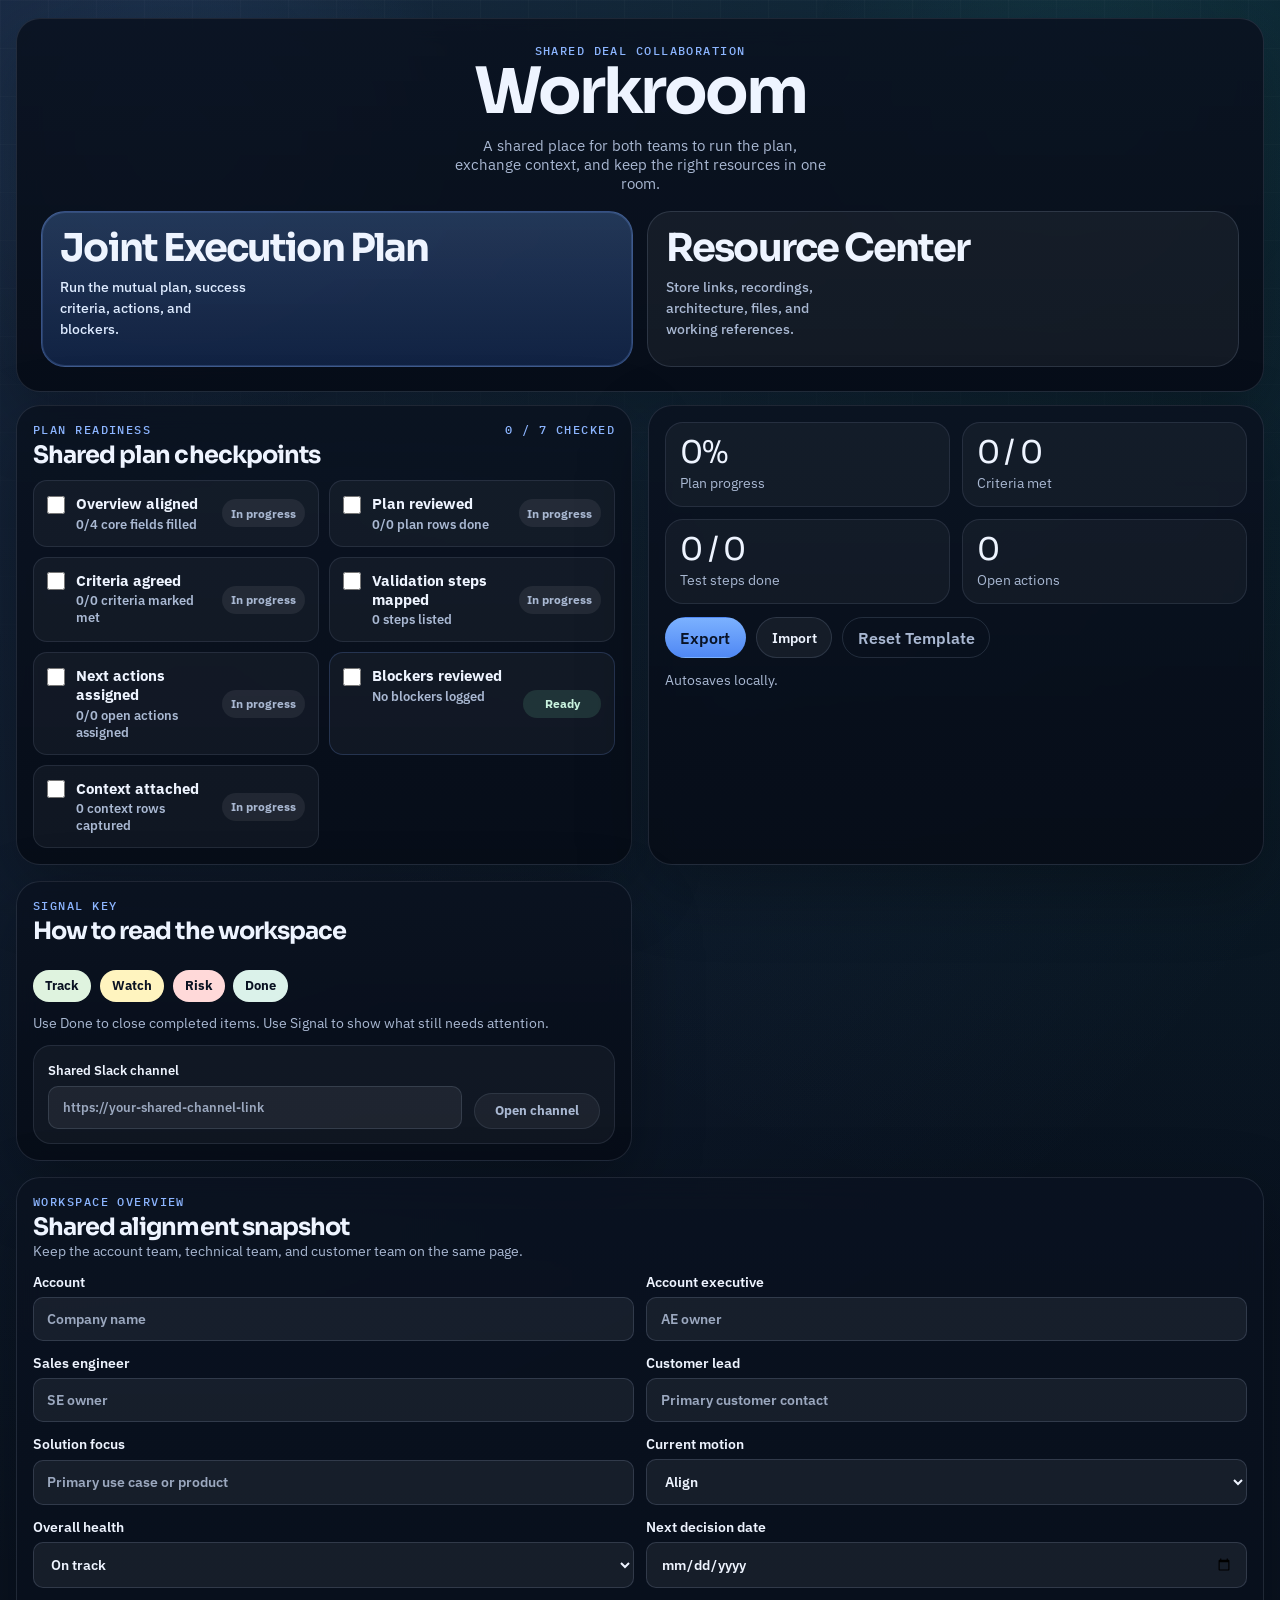
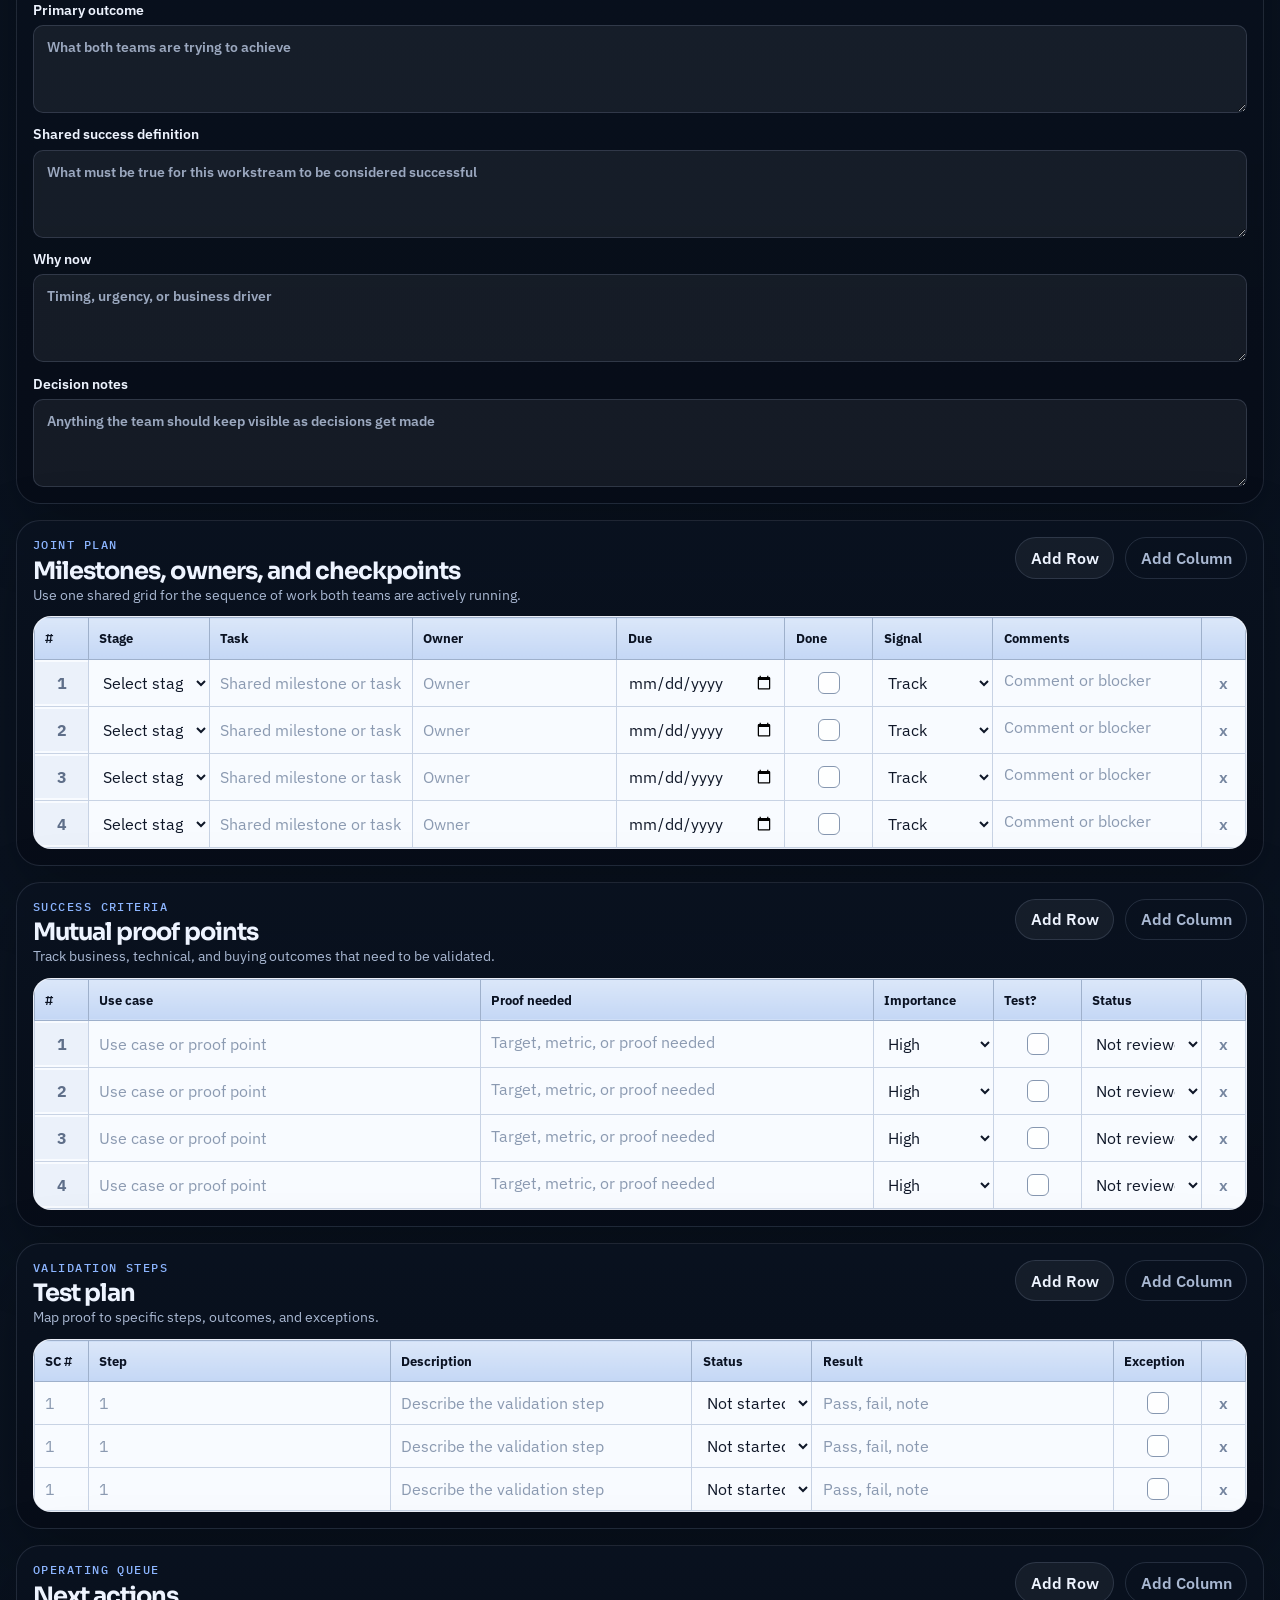
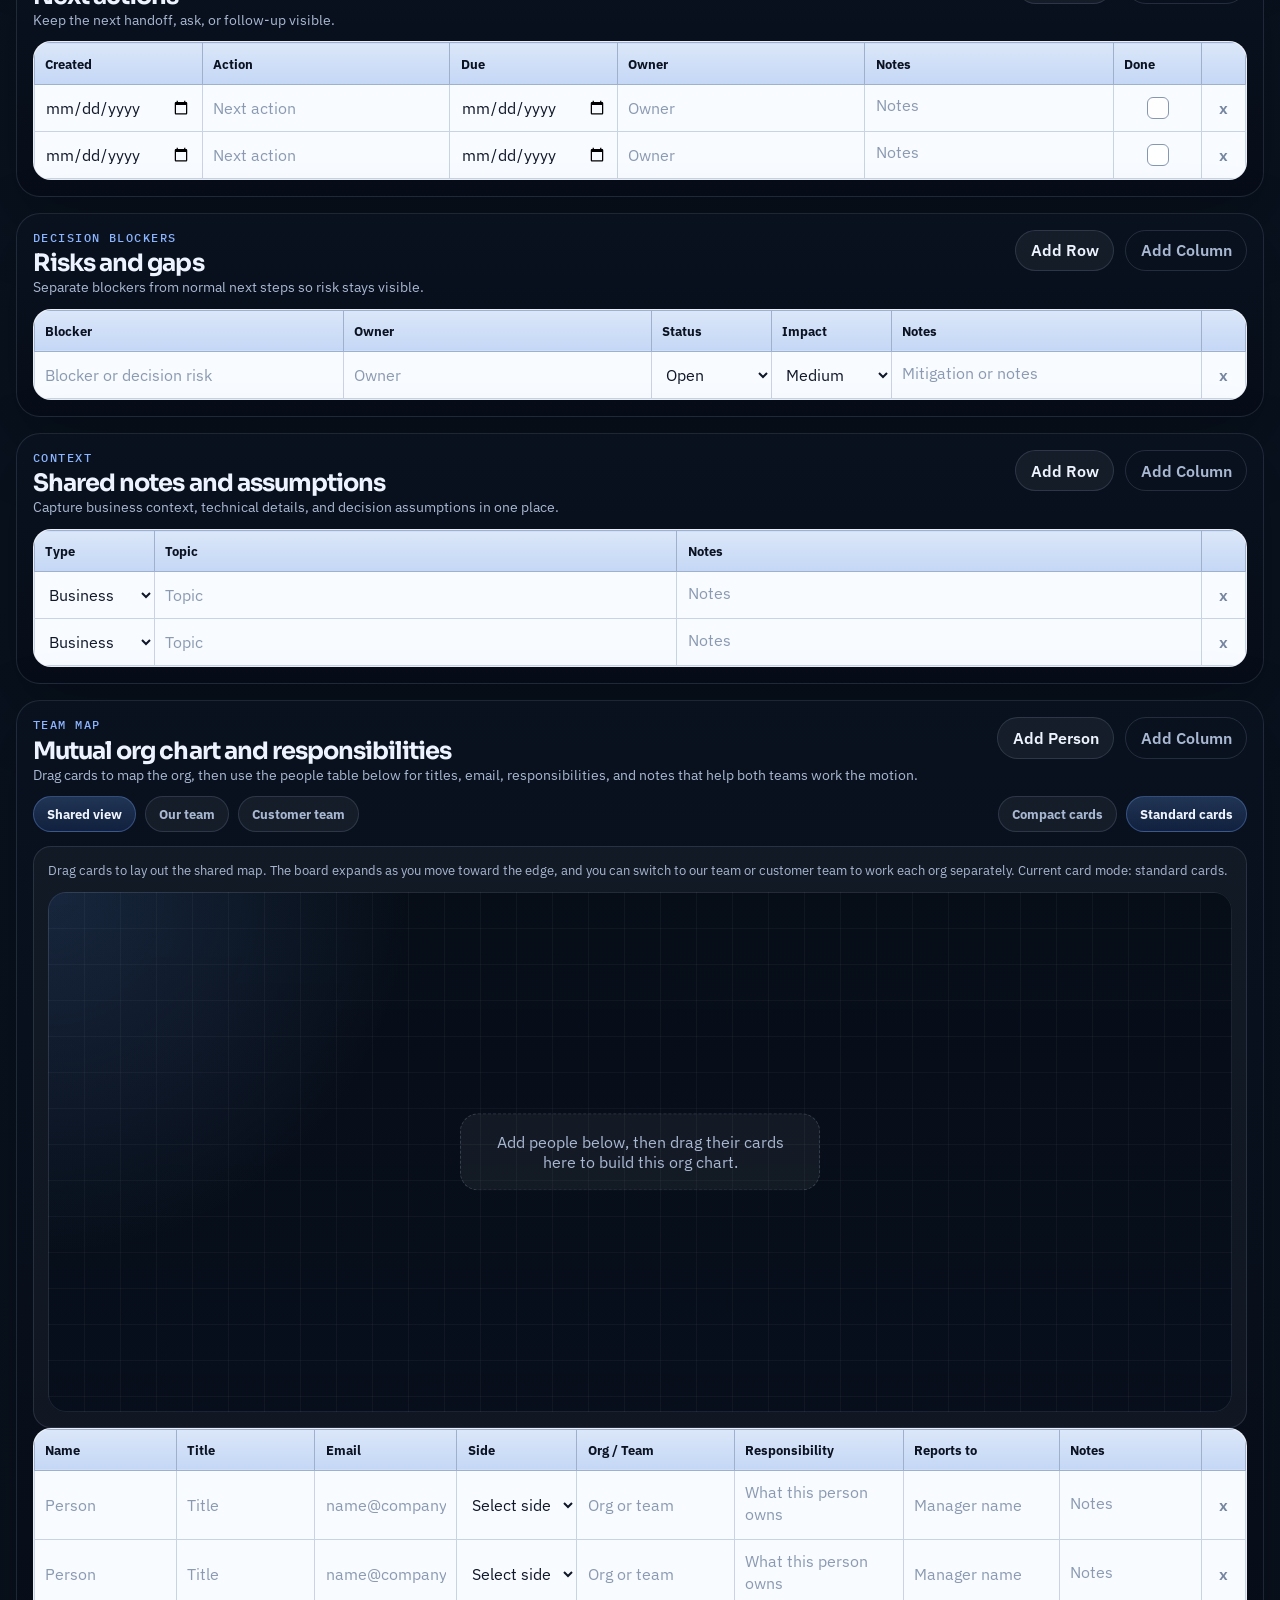
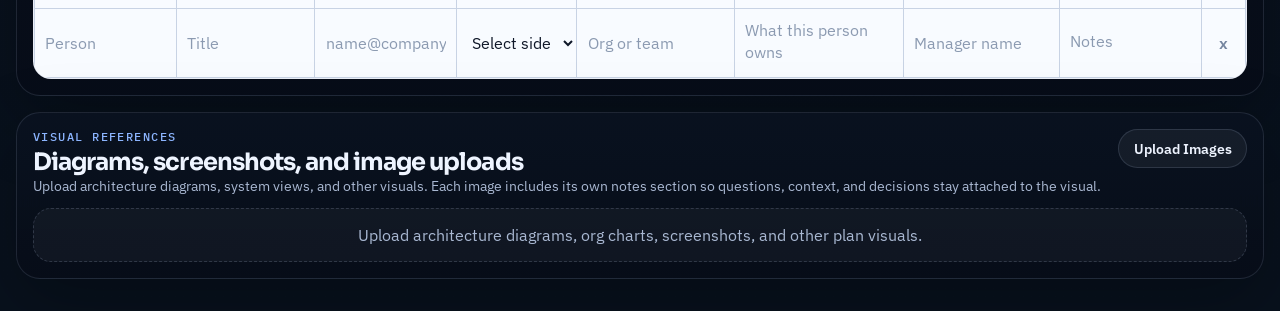
<file: index.html>
<!DOCTYPE html>
<html lang="en">
  <head>
    <meta charset="UTF-8" />
    <meta name="viewport" content="width=device-width, initial-scale=1.0" />
    <title>Workroom | Shared Plan And Collaboration Room</title>
    <meta
      name="description"
      content="Workroom is a shared collaboration workspace for mutual planning, shared resources, architecture references, and working files."
    />
    <meta property="og:title" content="Workroom" />
    <meta
      property="og:description"
      content="A shared plan and collaboration room for both teams and their stakeholders."
    />
    <meta property="og:type" content="website" />
    <meta property="og:url" content="https://signaldesk-jep-workspace-7zwa.vercel.app/" />
    <meta name="twitter:card" content="summary_large_image" />
    <meta name="twitter:title" content="Workroom" />
    <meta
      name="twitter:description"
      content="A shared plan and collaboration room for both teams and their stakeholders."
    />
    <link rel="preconnect" href="https://fonts.googleapis.com" />
    <link rel="preconnect" href="https://fonts.gstatic.com" crossorigin />
    <link
      href="https://fonts.googleapis.com/css2?family=IBM+Plex+Mono:wght@400;500;600&amp;family=IBM+Plex+Sans:wght@400;500;600;700&amp;family=Sora:wght@500;600;700&amp;display=swap"
      rel="stylesheet"
    />
    <link rel="stylesheet" href="styles.css" />
  </head>
  <body>
    <div class="page-backdrop" aria-hidden="true"></div>

    <header class="app-header">
      <section class="brand-block">
        <p class="eyebrow">Shared deal collaboration</p>
        <h1>Workroom</h1>
        <p class="brand-copy">
          A shared place for both teams to run the plan, exchange context, and keep the
          right resources in one room.
        </p>

        <div class="app-tabs" role="tablist" aria-label="Workspace views">
          <button
            type="button"
            class="app-tab is-active"
            data-tab="plan"
            role="tab"
            aria-selected="true"
          >
            <span class="app-tab-title">Joint Execution Plan</span>
            <span class="app-tab-copy">
              Run the mutual plan, success criteria, actions, and blockers.
            </span>
          </button>
          <button
            type="button"
            class="app-tab"
            data-tab="resources"
            role="tab"
            aria-selected="false"
          >
            <span class="app-tab-title">Resource Center</span>
            <span class="app-tab-copy">
              Store links, recordings, architecture, files, and working references.
            </span>
          </button>
        </div>
      </section>
    </header>

    <section class="status-band">
      <article class="sheet-card">
        <div class="sheet-head compact-head">
          <div>
            <p id="statusKicker" class="sheet-kicker">Plan readiness</p>
            <h2 id="statusTitle">Shared plan checkpoints</h2>
          </div>
          <span id="statusSummary" class="summary-label">0 / 0</span>
        </div>
        <div id="statusContent" class="checklist-grid"></div>
      </article>

      <aside class="header-side status-card">
        <div class="metric-grid">
          <article class="metric-card">
            <span id="metricValue1">0%</span>
            <p id="metricLabel1">Plan progress</p>
          </article>
          <article class="metric-card">
            <span id="metricValue2">0 / 0</span>
            <p id="metricLabel2">Criteria met</p>
          </article>
          <article class="metric-card">
            <span id="metricValue3">0 / 0</span>
            <p id="metricLabel3">Test steps done</p>
          </article>
          <article class="metric-card">
            <span id="metricValue4">0</span>
            <p id="metricLabel4">Open actions</p>
          </article>
        </div>

        <div class="top-actions">
          <button id="exportBtn" class="btn-primary" type="button">Export</button>
          <label class="import-control">
            <input id="importInput" type="file" accept="application/json" />
            <span>Import</span>
          </label>
          <button id="resetTemplateBtn" class="btn-ghost" type="button">Reset Template</button>
        </div>

        <p id="workspaceMessage" class="workspace-message" aria-live="polite"></p>
      </aside>

      <article class="sheet-card legend-card">
        <div class="sheet-head compact-head">
          <div>
            <p id="legendKicker" class="sheet-kicker">Signal key</p>
            <h2 id="legendTitle">How to read the workspace</h2>
          </div>
        </div>
        <div id="legendContent" class="legend-row"></div>
        <p id="legendNote" class="legend-note"></p>
        <div class="shared-channel-shell">
          <label class="shared-channel-label" for="sharedSlackLink">
            Shared Slack channel
            <input
              id="sharedSlackLink"
              class="shared-channel-input"
              data-overview-field="sharedSlackLink"
              type="url"
              placeholder="https://your-shared-channel-link"
            />
          </label>
          <a
            id="sharedSlackOpen"
            class="shared-channel-link resource-preview-link is-disabled"
            href="#"
            target="_blank"
            rel="noreferrer noopener"
            aria-disabled="true"
          >
            Open channel
          </a>
        </div>
      </article>
    </section>

    <main class="workspace">
      <section class="tab-panel" data-tab-panel="plan">
        <article class="sheet-card">
          <div class="sheet-head">
            <div>
              <p class="sheet-kicker">Workspace overview</p>
              <h2>Shared alignment snapshot</h2>
              <p class="sheet-caption">Keep the account team, technical team, and customer team on the same page.</p>
            </div>
          </div>

          <form id="overviewForm" class="overview-grid">
            <label>
              Account
              <input
                id="accountName"
                data-overview-field="accountName"
                type="text"
                placeholder="Company name"
              />
            </label>
            <label>
              Account executive
              <input
                id="accountExecutive"
                data-overview-field="accountExecutive"
                type="text"
                placeholder="AE owner"
              />
            </label>
            <label>
              Sales engineer
              <input
                id="salesEngineer"
                data-overview-field="salesEngineer"
                type="text"
                placeholder="SE owner"
              />
            </label>
            <label>
              Customer lead
              <input
                id="customerLead"
                data-overview-field="customerLead"
                type="text"
                placeholder="Primary customer contact"
              />
            </label>
            <label>
              Solution focus
              <input
                id="solutionName"
                data-overview-field="solutionName"
                type="text"
                placeholder="Primary use case or product"
              />
            </label>
            <label>
              Current motion
              <select id="currentStage" data-overview-field="currentStage">
                <option value="align">Align</option>
                <option value="scope">Scope</option>
                <option value="validate">Validate</option>
                <option value="decide">Decide</option>
              </select>
            </label>
            <label>
              Overall health
              <select id="programHealth" data-overview-field="programHealth">
                <option value="on-track">On track</option>
                <option value="watch">Watch</option>
                <option value="risk">Risk</option>
              </select>
            </label>
            <label>
              Next decision date
              <input id="decisionDate" data-overview-field="decisionDate" type="date" />
            </label>
            <label class="wide-field">
              Primary outcome
              <textarea
                id="primaryOutcome"
                data-overview-field="primaryOutcome"
                rows="1"
                placeholder="What both teams are trying to achieve"
              ></textarea>
            </label>
            <label class="wide-field">
              Shared success definition
              <textarea
                id="successDefinition"
                data-overview-field="successDefinition"
                rows="1"
                placeholder="What must be true for this workstream to be considered successful"
              ></textarea>
            </label>
            <label class="wide-field">
              Why now
              <textarea
                id="whyNow"
                data-overview-field="whyNow"
                rows="1"
                placeholder="Timing, urgency, or business driver"
              ></textarea>
            </label>
            <label class="wide-field">
              Decision notes
              <textarea
                id="decisionNotes"
                data-overview-field="decisionNotes"
                rows="1"
                placeholder="Anything the team should keep visible as decisions get made"
              ></textarea>
            </label>
          </form>
        </article>

        <article class="sheet-card">
          <div class="sheet-head">
            <div>
              <p class="sheet-kicker">Joint plan</p>
              <h2>Milestones, owners, and checkpoints</h2>
              <p class="sheet-caption">Use one shared grid for the sequence of work both teams are actively running.</p>
            </div>
            <div class="sheet-head-actions">
              <button id="addPlanRow" class="btn-secondary" type="button">Add Row</button>
              <button id="addPlanColumn" class="btn-ghost" type="button">Add Column</button>
            </div>
          </div>

          <div class="table-shell">
            <table class="sheet-table">
              <thead>
                <tr id="planTableHead"></tr>
              </thead>
              <tbody id="planTableBody"></tbody>
            </table>
          </div>
        </article>

        <article class="sheet-card">
          <div class="sheet-head">
            <div>
              <p class="sheet-kicker">Success criteria</p>
              <h2>Mutual proof points</h2>
              <p class="sheet-caption">Track business, technical, and buying outcomes that need to be validated.</p>
            </div>
            <div class="sheet-head-actions">
              <button id="addCriteriaRow" class="btn-secondary" type="button">Add Row</button>
              <button id="addCriteriaColumn" class="btn-ghost" type="button">Add Column</button>
            </div>
          </div>

          <div class="table-shell">
            <table class="sheet-table">
              <thead>
                <tr id="criteriaTableHead"></tr>
              </thead>
              <tbody id="criteriaTableBody"></tbody>
            </table>
          </div>
        </article>

        <section class="split-grid">
          <article class="sheet-card">
            <div class="sheet-head">
              <div>
                <p class="sheet-kicker">Validation steps</p>
                <h2>Test plan</h2>
                <p class="sheet-caption">Map proof to specific steps, outcomes, and exceptions.</p>
              </div>
              <div class="sheet-head-actions">
                <button id="addTestPlanRow" class="btn-secondary" type="button">Add Row</button>
                <button id="addTestPlanColumn" class="btn-ghost" type="button">Add Column</button>
              </div>
            </div>

            <div class="table-shell">
              <table class="sheet-table">
                <thead>
                  <tr id="testPlanTableHead"></tr>
                </thead>
                <tbody id="testPlanTableBody"></tbody>
              </table>
            </div>
          </article>

          <article class="sheet-card">
            <div class="sheet-head">
              <div>
                <p class="sheet-kicker">Operating queue</p>
                <h2>Next actions</h2>
                <p class="sheet-caption">Keep the next handoff, ask, or follow-up visible.</p>
              </div>
              <div class="sheet-head-actions">
                <button id="addActionRow" class="btn-secondary" type="button">Add Row</button>
                <button id="addActionColumn" class="btn-ghost" type="button">Add Column</button>
              </div>
            </div>

            <div class="table-shell">
              <table class="sheet-table">
                <thead>
                  <tr id="actionsTableHead"></tr>
                </thead>
                <tbody id="actionsTableBody"></tbody>
              </table>
            </div>
          </article>
        </section>

        <section class="split-grid">
          <article class="sheet-card">
            <div class="sheet-head">
              <div>
                <p class="sheet-kicker">Decision blockers</p>
                <h2>Risks and gaps</h2>
                <p class="sheet-caption">Separate blockers from normal next steps so risk stays visible.</p>
              </div>
              <div class="sheet-head-actions">
                <button id="addBlockerRow" class="btn-secondary" type="button">Add Row</button>
                <button id="addBlockerColumn" class="btn-ghost" type="button">Add Column</button>
              </div>
            </div>

            <div class="table-shell">
              <table class="sheet-table">
                <thead>
                  <tr id="blockersTableHead"></tr>
                </thead>
                <tbody id="blockersTableBody"></tbody>
              </table>
            </div>
          </article>

          <article class="sheet-card">
            <div class="sheet-head">
              <div>
                <p class="sheet-kicker">Context</p>
                <h2>Shared notes and assumptions</h2>
                <p class="sheet-caption">Capture business context, technical details, and decision assumptions in one place.</p>
              </div>
              <div class="sheet-head-actions">
                <button id="addContextRow" class="btn-secondary" type="button">Add Row</button>
                <button id="addContextColumn" class="btn-ghost" type="button">Add Column</button>
              </div>
            </div>

            <div class="table-shell">
              <table class="sheet-table">
                <thead>
                  <tr id="contextTableHead"></tr>
                </thead>
                <tbody id="contextTableBody"></tbody>
              </table>
            </div>
          </article>
        </section>

        <article class="sheet-card">
          <div class="sheet-head">
            <div>
              <p class="sheet-kicker">Team map</p>
              <h2>Mutual org chart and responsibilities</h2>
              <p class="sheet-caption">Drag cards to map the org, then use the people table below for titles, email, responsibilities, and notes that help both teams work the motion.</p>
            </div>
            <div class="sheet-head-actions">
              <button id="addOrgMapRow" class="btn-secondary" type="button">Add Person</button>
              <button id="addOrgMapColumn" class="btn-ghost" type="button">Add Column</button>
            </div>
          </div>

          <div class="org-toolbar">
            <div class="org-toggle-group" role="tablist" aria-label="Org chart view">
              <button type="button" class="org-toggle is-active" data-org-view="all" aria-selected="true">
                Shared view
              </button>
              <button type="button" class="org-toggle" data-org-view="internal" aria-selected="false">
                Our team
              </button>
              <button type="button" class="org-toggle" data-org-view="customer" aria-selected="false">
                Customer team
              </button>
            </div>
            <div class="org-toggle-group" role="group" aria-label="Org card size">
              <button type="button" class="org-toggle" data-org-card-size="compact">
                Compact cards
              </button>
              <button type="button" class="org-toggle is-active" data-org-card-size="standard">
                Standard cards
              </button>
            </div>
          </div>

          <div id="orgBoardShell" class="org-board-shell">
            <p id="orgBoardNote" class="org-board-note">Drag people cards to lay out the chart. Use the “Reports to” field below to draw the connections between both teams.</p>
            <div id="orgChartBoard" class="org-chart-board">
              <svg id="orgChartLines" class="org-chart-lines" aria-hidden="true"></svg>
              <div id="orgCardLayer" class="org-card-layer"></div>
            </div>
          </div>

          <div class="table-shell">
            <table class="sheet-table">
              <thead>
                <tr id="orgMapTableHead"></tr>
              </thead>
              <tbody id="orgMapTableBody"></tbody>
            </table>
          </div>
        </article>

        <article class="sheet-card">
          <div class="sheet-head">
            <div>
              <p class="sheet-kicker">Visual references</p>
              <h2>Diagrams, screenshots, and image uploads</h2>
              <p class="sheet-caption">Upload architecture diagrams, system views, and other visuals. Each image includes its own notes section so questions, context, and decisions stay attached to the visual.</p>
            </div>
            <div class="sheet-head-actions">
              <label class="import-control">
                <input id="diagramInput" type="file" accept="image/*" multiple />
                <span>Upload Images</span>
              </label>
            </div>
          </div>

          <div id="visualGallery" class="visual-grid"></div>
        </article>
      </section>

      <section class="tab-panel is-hidden" data-tab-panel="resources">
        <article class="sheet-card">
          <div class="sheet-head">
            <div>
              <p class="sheet-kicker">Shared room</p>
              <h2>Resources and learning links</h2>
              <p class="sheet-caption">Store shared explainers, videos, blogs, recordings, files, and working references in one room. Links and uploaded documents both live here so the room is easy to scan.</p>
            </div>
            <div class="sheet-head-actions">
              <button id="addResourceRow" class="btn-secondary" type="button">Add Row</button>
              <button id="addResourceColumn" class="btn-ghost" type="button">Add Column</button>
            </div>
          </div>

          <div class="table-shell">
            <table class="sheet-table">
              <thead>
                <tr id="resourcesTableHead"></tr>
              </thead>
              <tbody id="resourcesTableBody"></tbody>
            </table>
          </div>

          <div id="resourcePreviewGrid" class="resource-preview-grid"></div>

          <div class="document-upload-shell">
            <div class="sheet-head compact-head">
              <div>
                <p class="sheet-kicker">Shared files</p>
                <h2>PDFs, signed contracts, and shared documents</h2>
                <p class="sheet-caption">Upload the actual files the team needs to reference, including signed contracts, PDFs, proposals, and other working documents.</p>
              </div>
              <div class="sheet-head-actions">
                <label class="import-control">
                  <input id="documentInput" type="file" multiple />
                  <span>Upload Files</span>
                </label>
              </div>
            </div>

            <div id="documentGallery" class="document-grid"></div>
          </div>
        </article>
      </section>
    </main>

    <script src="app.js"></script>
  </body>
</html>
</file>
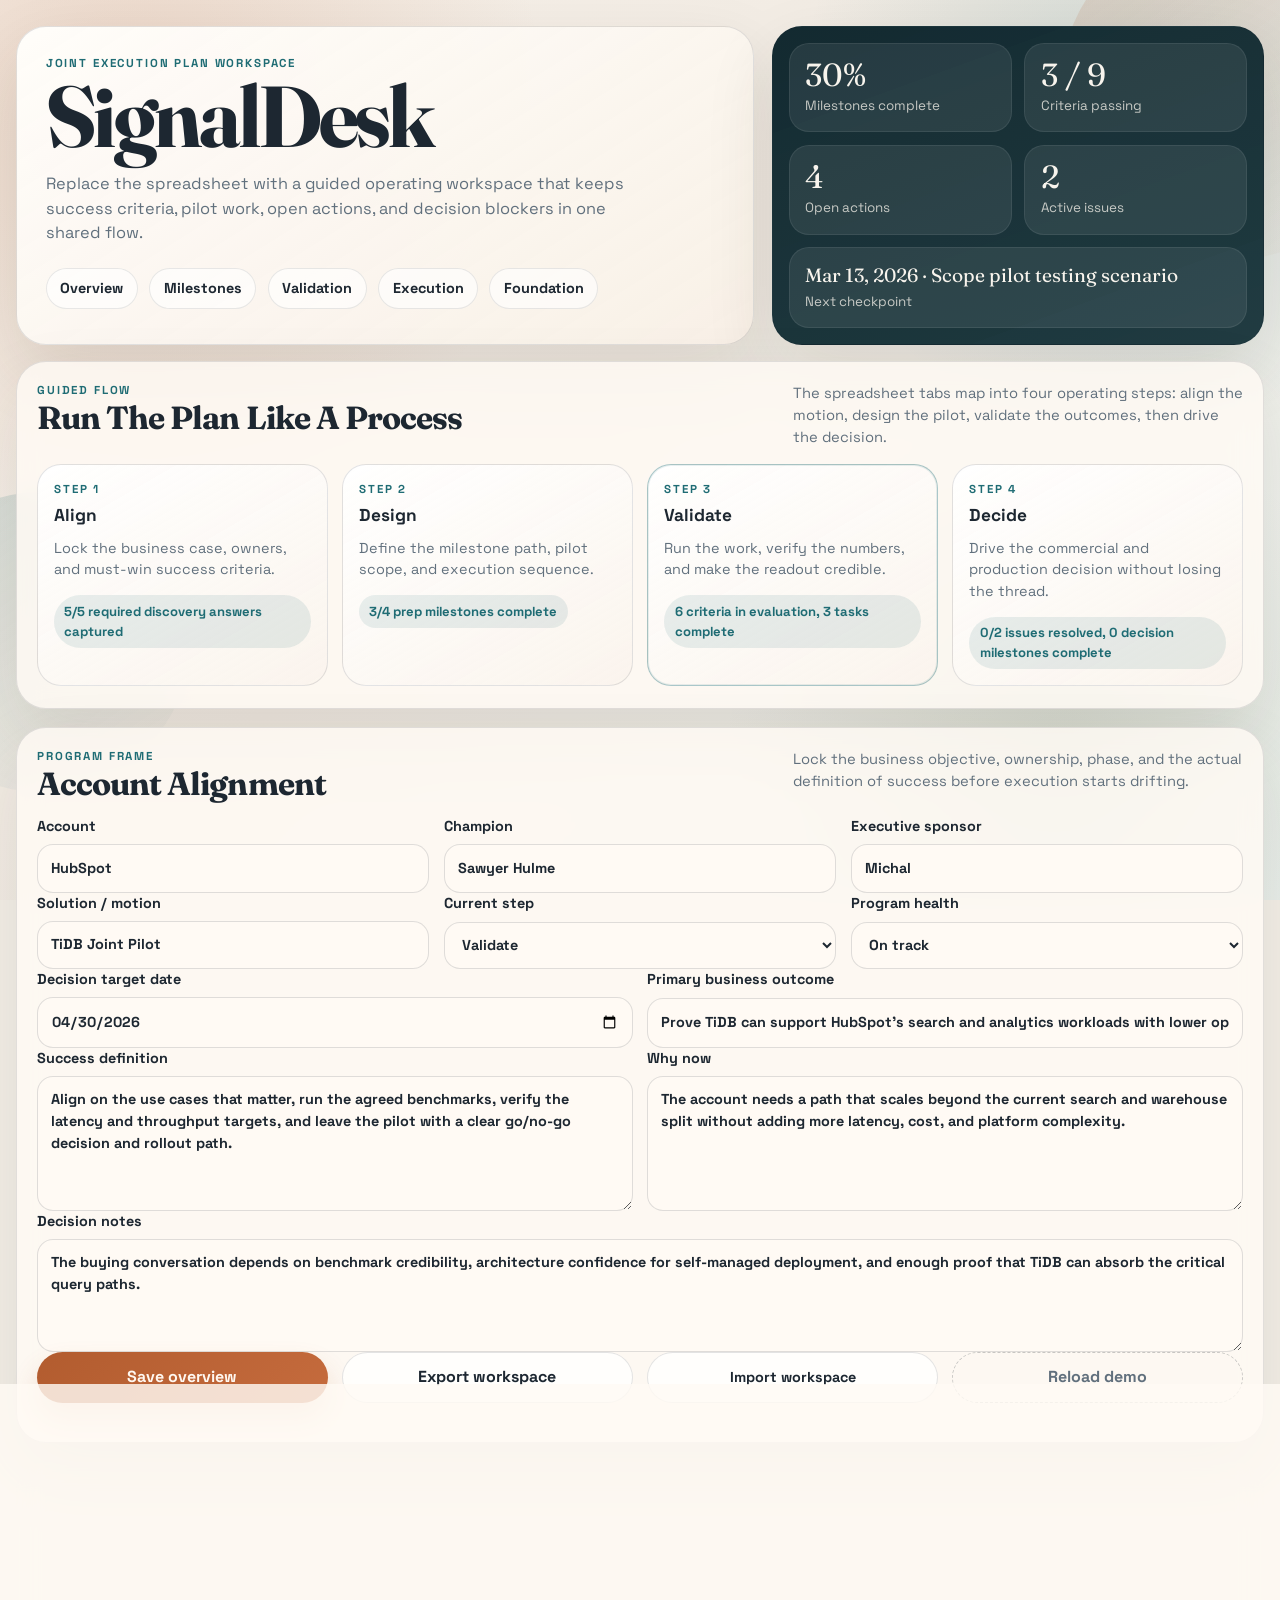
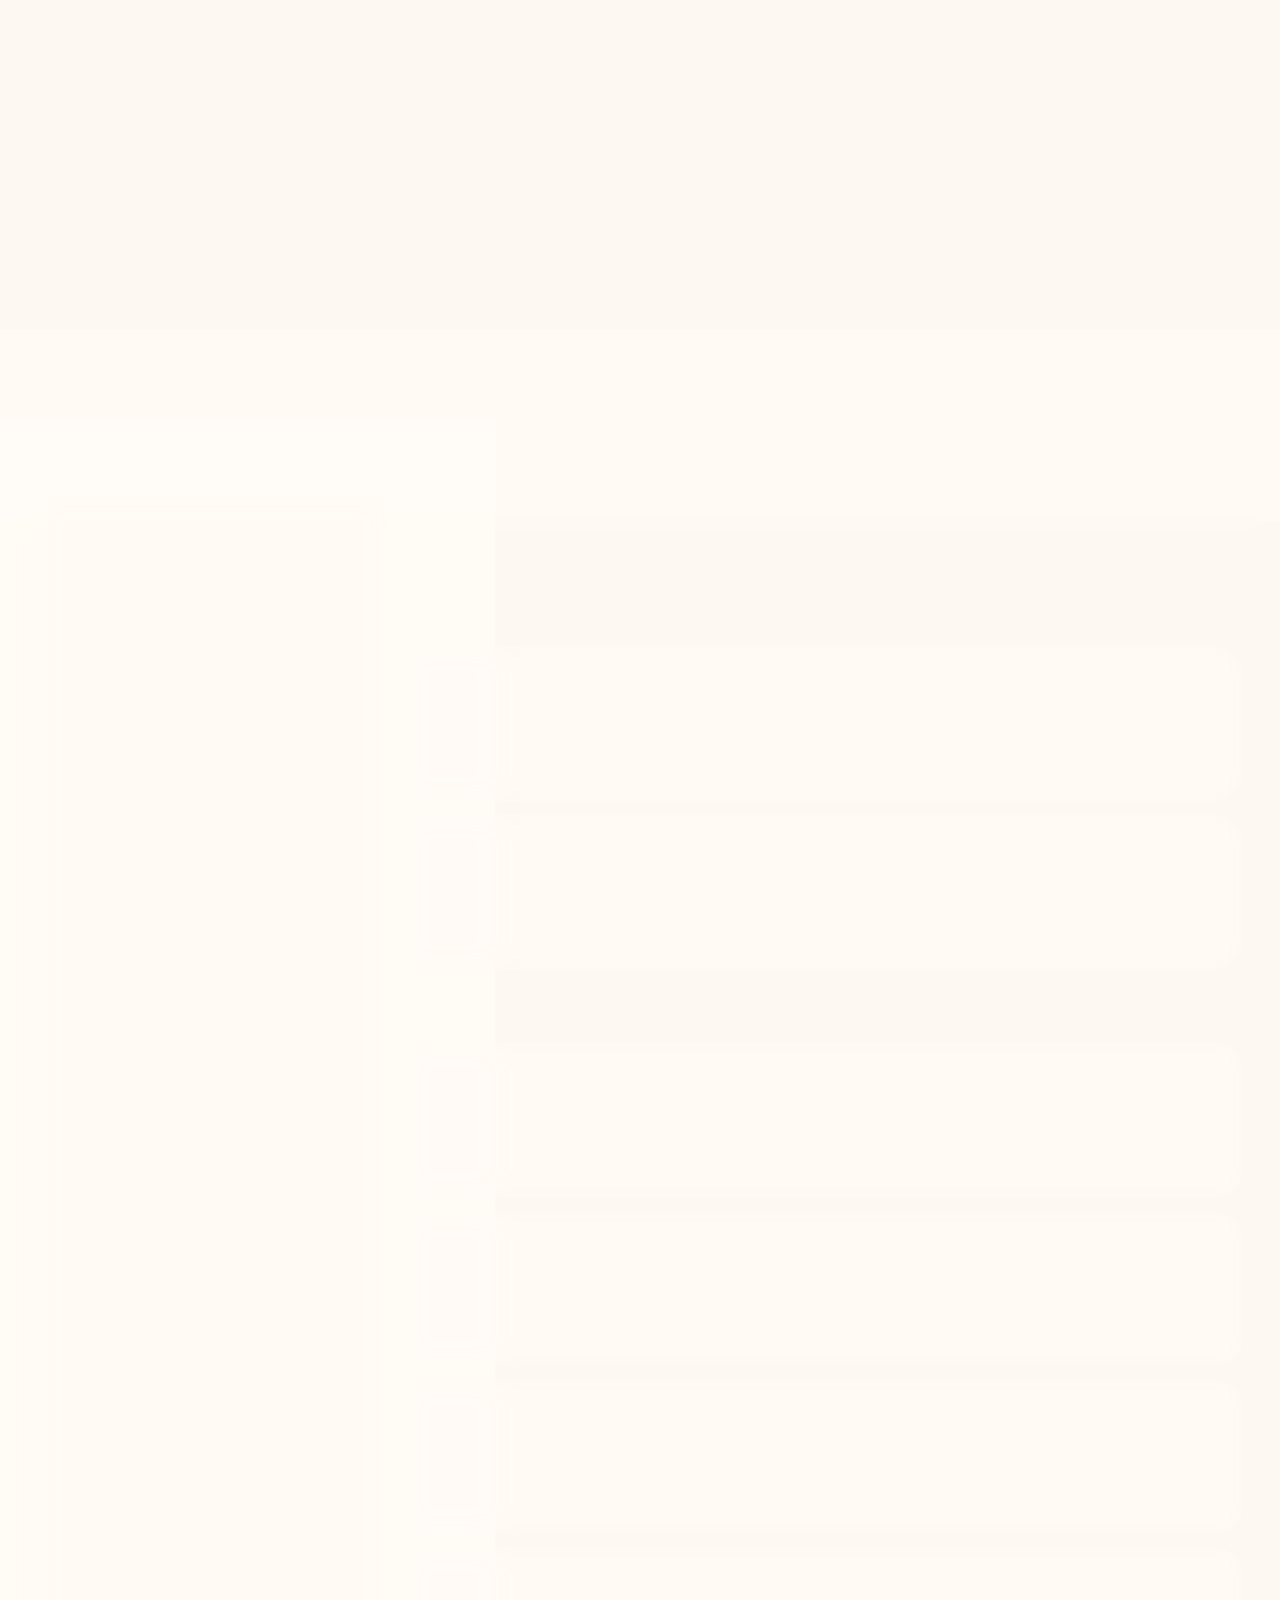
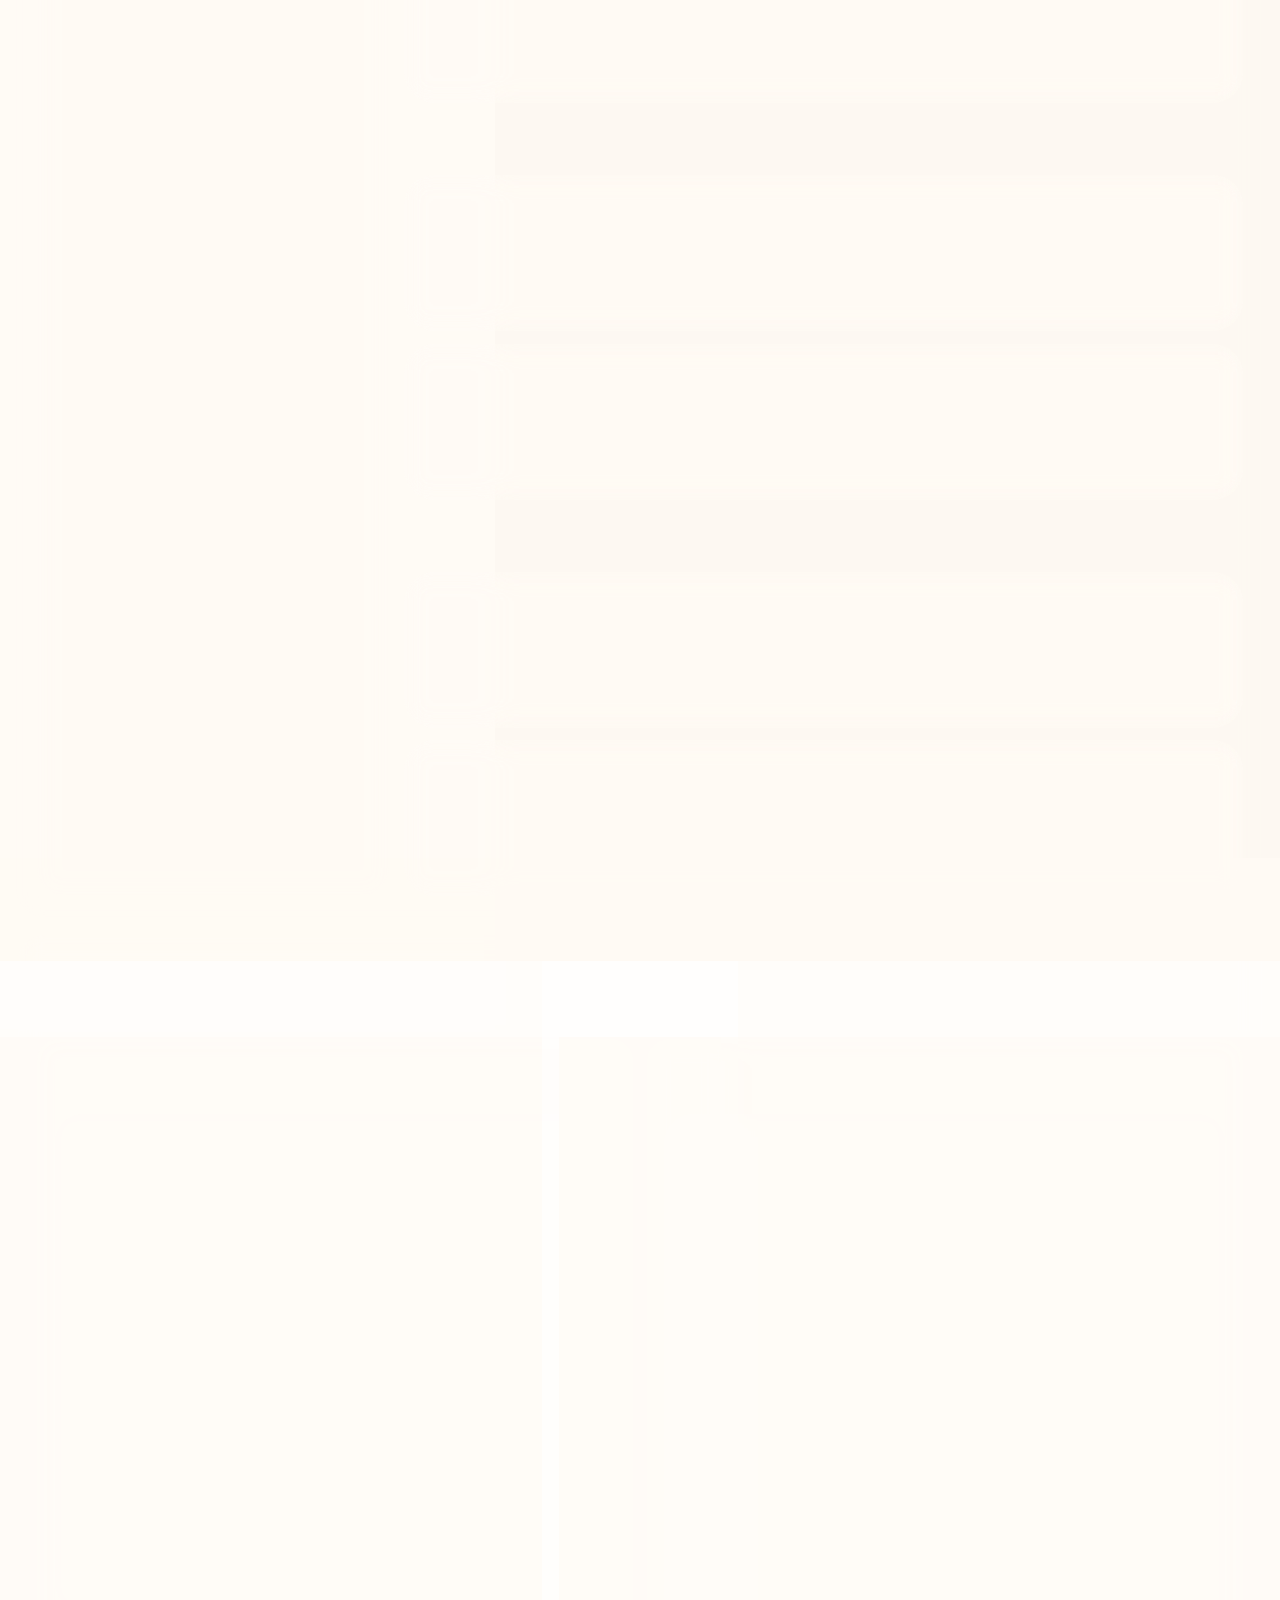
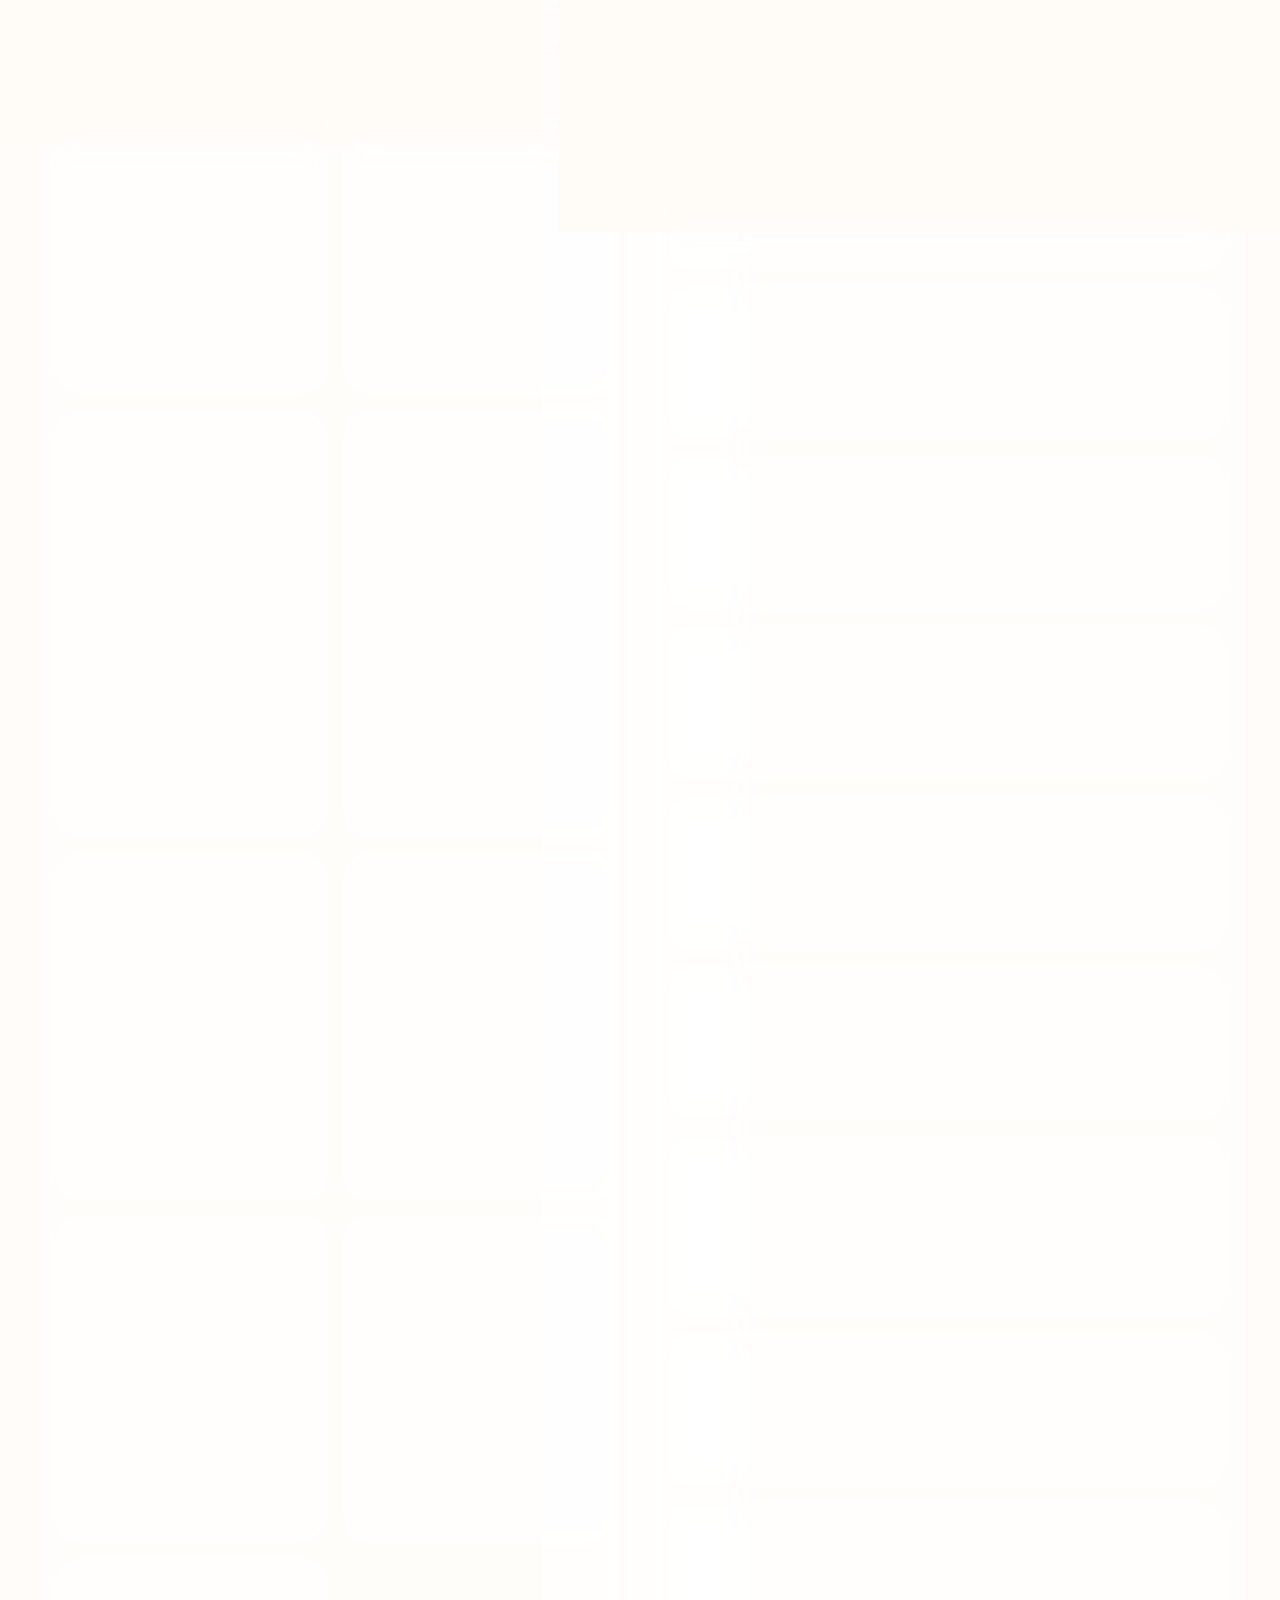
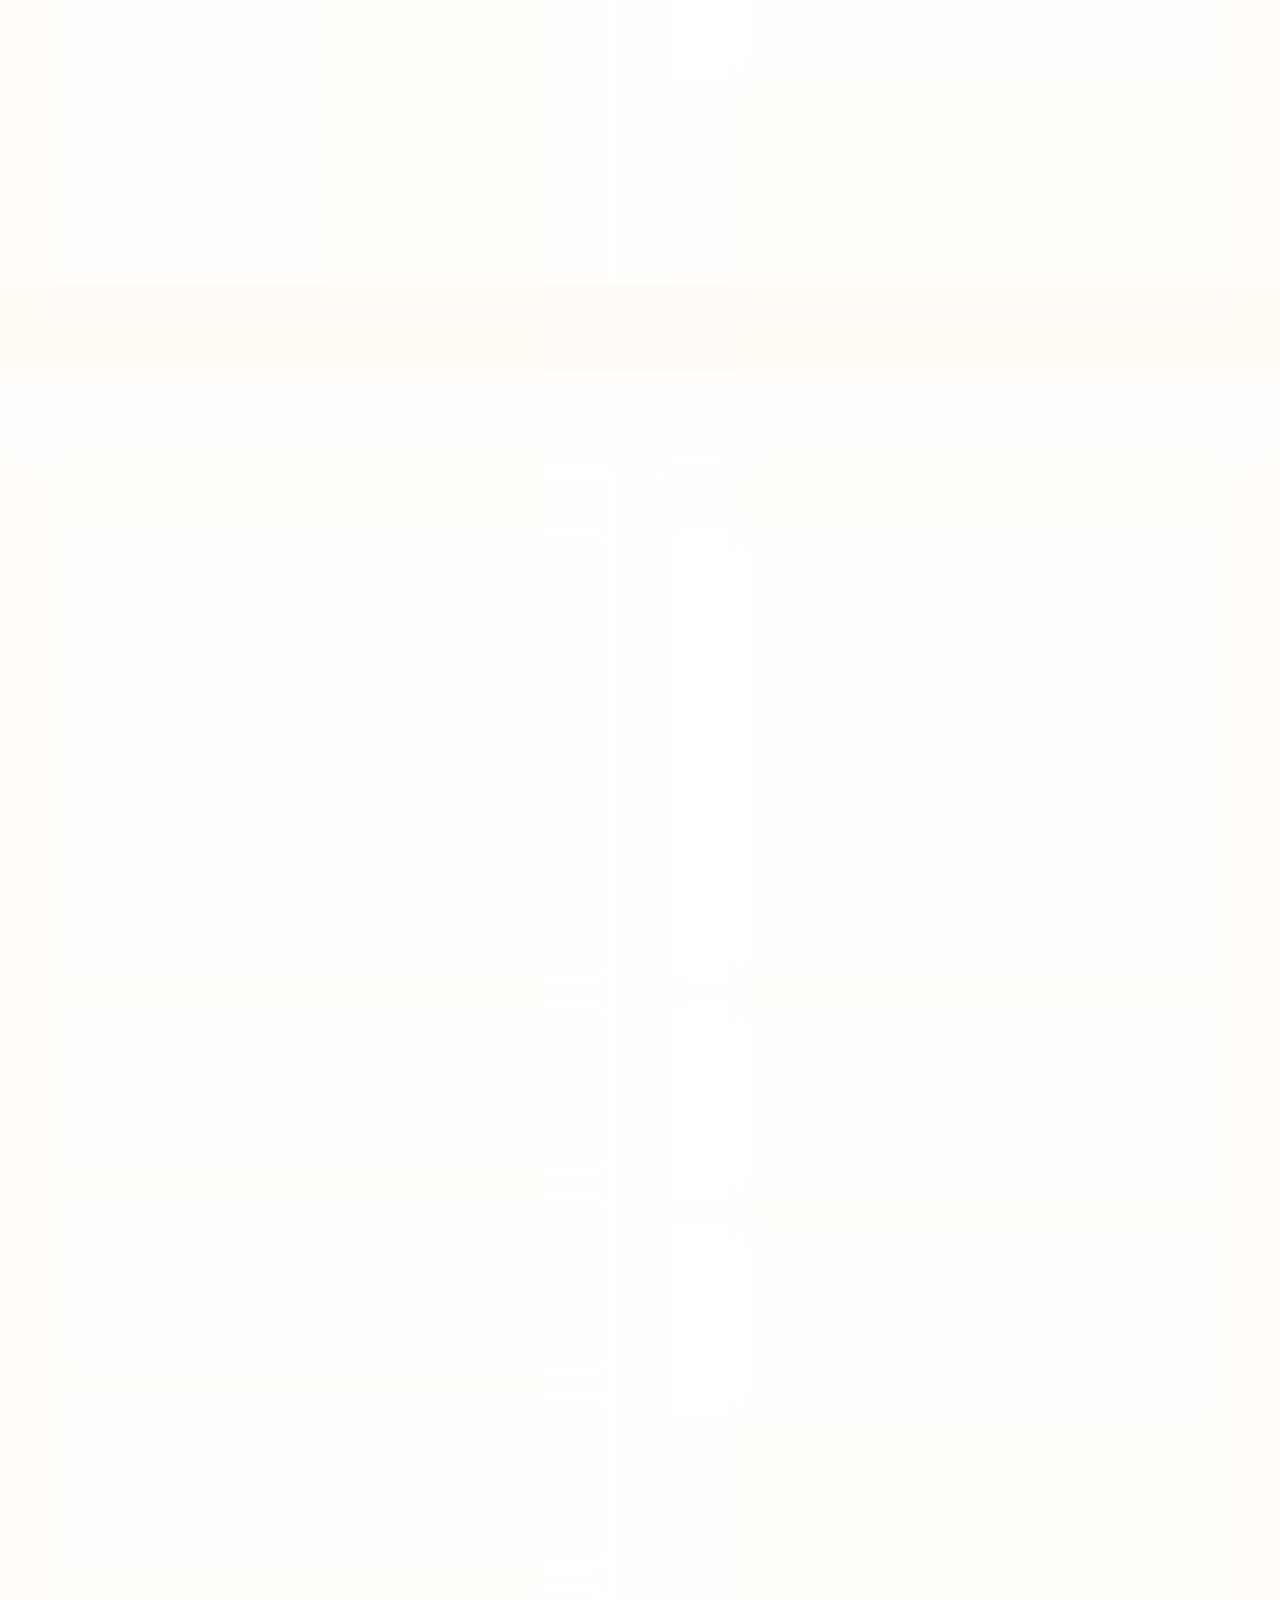
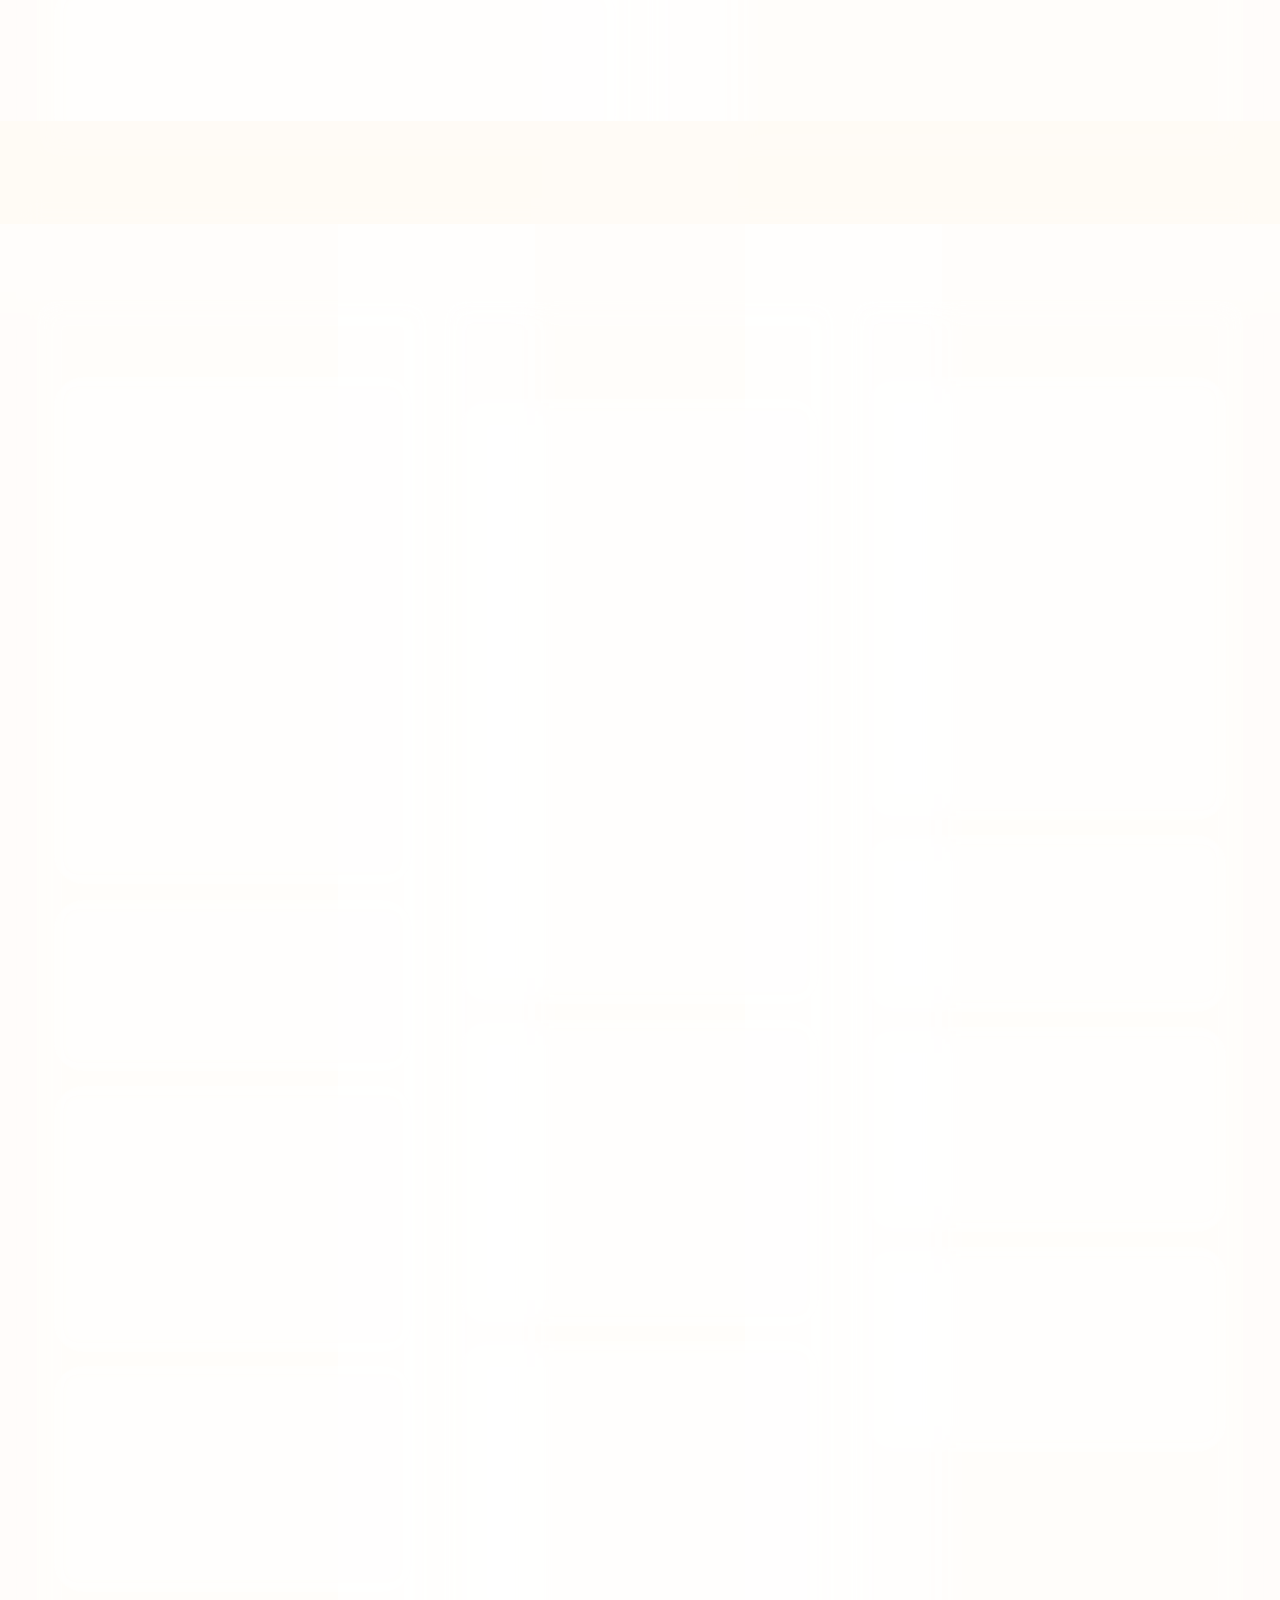
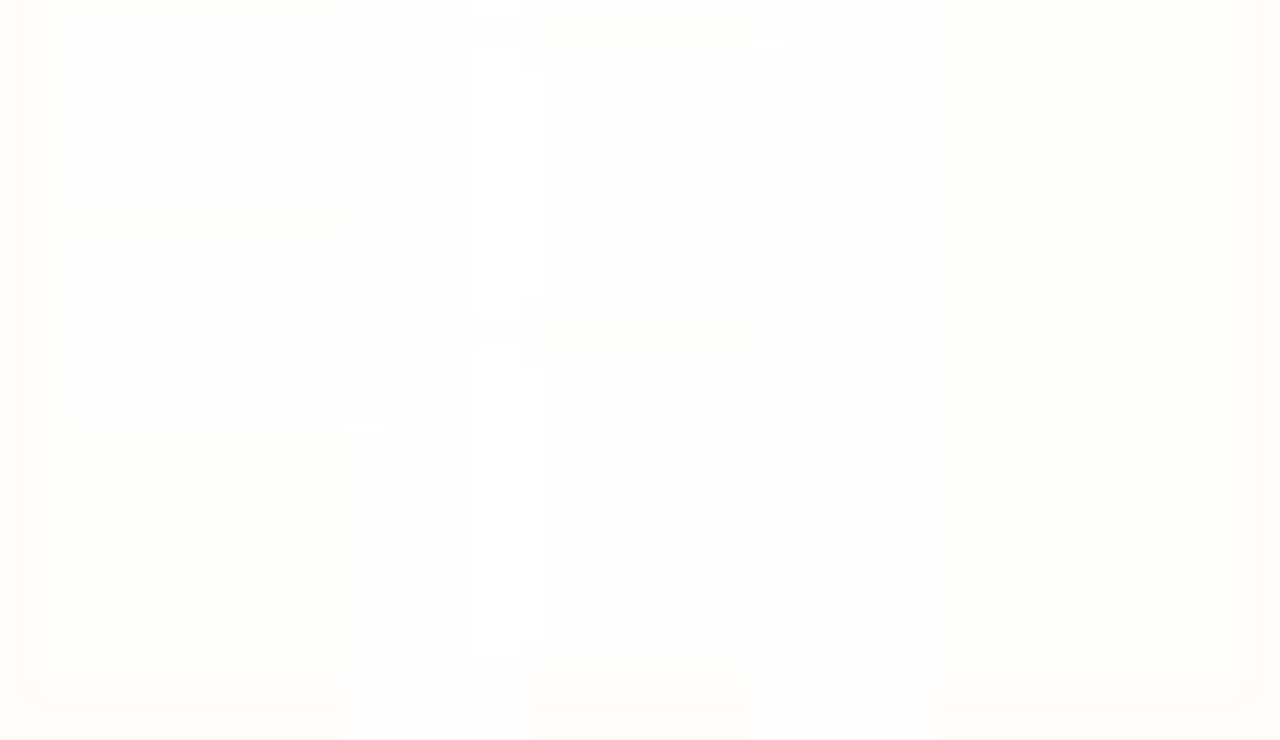
<file: New project/index.html>
<!DOCTYPE html>
<html lang="en">
  <head>
    <meta charset="UTF-8" />
    <meta name="viewport" content="width=device-width, initial-scale=1.0" />
    <title>SignalDesk | Joint Execution Plan Workspace</title>
    <meta
      name="description"
      content="SignalDesk turns a joint execution plan spreadsheet into a guided workspace for milestones, success criteria, pilot tasks, actions, issues, and discovery."
    />
    <meta
      property="og:title"
      content="SignalDesk | Joint Execution Plan Workspace"
    />
    <meta
      property="og:description"
      content="A web-based joint execution plan tool for milestones, success criteria, pilot tasks, actions, issues, discovery, architecture, and sizing."
    />
    <meta property="og:type" content="website" />
    <meta property="og:site_name" content="SignalDesk" />
    <meta
      name="twitter:card"
      content="summary"
    />
    <meta
      name="twitter:title"
      content="SignalDesk | Joint Execution Plan Workspace"
    />
    <meta
      name="twitter:description"
      content="A web-based joint execution plan tool for milestones, success criteria, pilot tasks, actions, issues, discovery, architecture, and sizing."
    />
    <link rel="preconnect" href="https://fonts.googleapis.com" />
    <link rel="preconnect" href="https://fonts.gstatic.com" crossorigin />
    <link
      href="https://fonts.googleapis.com/css2?family=Fraunces:opsz,wght@9..144,600;9..144,700&family=Space+Grotesk:wght@400;500;700&display=swap"
      rel="stylesheet"
    />
    <link rel="stylesheet" href="styles.css" />
  </head>
  <body>
    <div class="page-backdrop" aria-hidden="true"></div>

    <header class="hero">
      <div class="hero-copy">
        <p class="eyebrow">Joint execution plan workspace</p>
        <h1>SignalDesk</h1>
        <p class="hero-text">
          Replace the spreadsheet with a guided operating workspace that keeps
          success criteria, pilot work, open actions, and decision blockers in
          one shared flow.
        </p>

        <nav class="anchor-nav" aria-label="Workspace sections">
          <a href="#overviewPanel">Overview</a>
          <a href="#milestonesPanel">Milestones</a>
          <a href="#criteriaPanel">Validation</a>
          <a href="#executionPanel">Execution</a>
          <a href="#foundationPanel">Foundation</a>
        </nav>
      </div>

      <aside class="hero-metrics" aria-label="Program health snapshot">
        <article class="metric-card">
          <span id="completionMetric">0%</span>
          <p>Milestones complete</p>
        </article>
        <article class="metric-card">
          <span id="criteriaMetric">0 / 0</span>
          <p>Criteria passing</p>
        </article>
        <article class="metric-card">
          <span id="actionsMetric">0</span>
          <p>Open actions</p>
        </article>
        <article class="metric-card">
          <span id="issuesMetric">0</span>
          <p>Active issues</p>
        </article>
        <article class="metric-card metric-wide">
          <span id="checkpointMetric">No upcoming date</span>
          <p>Next checkpoint</p>
        </article>
      </aside>
    </header>

    <main class="workspace">
      <section class="panel process-panel">
        <div class="section-heading">
          <div>
            <p class="section-kicker">Guided flow</p>
            <h2>Run The Plan Like A Process</h2>
          </div>
          <p class="section-copy">
            The spreadsheet tabs map into four operating steps: align the
            motion, design the pilot, validate the outcomes, then drive the
            decision.
          </p>
        </div>
        <div id="processRail" class="process-rail"></div>
      </section>

      <section class="panel overview-panel" id="overviewPanel">
        <div class="section-heading">
          <div>
            <p class="section-kicker">Program frame</p>
            <h2>Account Alignment</h2>
          </div>
          <p class="section-copy">
            Lock the business objective, ownership, phase, and the actual
            definition of success before execution starts drifting.
          </p>
        </div>

        <form id="overviewForm" class="stack-form">
          <div class="form-grid three-up">
            <label>
              Account
              <input
                id="accountName"
                name="accountName"
                type="text"
                maxlength="80"
                placeholder="HubSpot"
                required
              />
            </label>

            <label>
              Champion
              <input
                id="champion"
                name="champion"
                type="text"
                maxlength="80"
                placeholder="Primary internal owner"
                required
              />
            </label>

            <label>
              Executive sponsor
              <input
                id="execSponsor"
                name="execSponsor"
                type="text"
                maxlength="80"
                placeholder="Decision owner or sponsor"
              />
            </label>
          </div>

          <div class="form-grid three-up">
            <label>
              Solution / motion
              <input
                id="solutionName"
                name="solutionName"
                type="text"
                maxlength="120"
                placeholder="TiDB Pilot"
                required
              />
            </label>

            <label>
              Current step
              <select id="currentStage" name="currentStage">
                <option value="align">Align</option>
                <option value="design">Design</option>
                <option value="validate">Validate</option>
                <option value="decide">Decide</option>
              </select>
            </label>

            <label>
              Program health
              <select id="programHealth" name="programHealth">
                <option value="on-track">On track</option>
                <option value="at-risk">At risk</option>
                <option value="blocked">Blocked</option>
              </select>
            </label>
          </div>

          <div class="form-grid two-up">
            <label>
              Decision target date
              <input id="decisionDate" name="decisionDate" type="date" />
            </label>

            <label>
              Primary business outcome
              <input
                id="primaryOutcome"
                name="primaryOutcome"
                type="text"
                maxlength="160"
                placeholder="What must this pilot prove for the account?"
              />
            </label>
          </div>

          <div class="form-grid two-up">
            <label>
              Success definition
              <textarea
                id="successDefinition"
                name="successDefinition"
                rows="5"
                maxlength="1200"
                placeholder="Describe the joint success criteria in plain language."
              ></textarea>
            </label>

            <label>
              Why now
              <textarea
                id="whyNow"
                name="whyNow"
                rows="5"
                maxlength="1200"
                placeholder="What pain, cost, or urgency makes the pilot matter right now?"
              ></textarea>
            </label>
          </div>

          <label>
            Decision notes
            <textarea
              id="decisionNotes"
              name="decisionNotes"
              rows="4"
              maxlength="1200"
              placeholder="Capture the buying path, decision constraints, and what still needs proof."
            ></textarea>
          </label>

          <div class="tool-row">
            <button type="submit" class="btn-primary">Save overview</button>
            <button id="exportBtn" type="button" class="btn-secondary">
              Export workspace
            </button>
            <label class="import-control">
              <input id="importInput" type="file" accept="application/json" />
              <span>Import workspace</span>
            </label>
            <button id="resetDemoBtn" type="button" class="btn-ghost">
              Reload demo
            </button>
          </div>

          <p
            id="overviewMessage"
            class="form-message"
            role="status"
            aria-live="polite"
          ></p>
        </form>
      </section>

      <section class="panel snapshot-panel">
        <div class="section-heading">
          <div>
            <p class="section-kicker">Operating snapshot</p>
            <h2>What Needs Attention</h2>
          </div>
          <p class="section-copy">
            This turns the workbook into an execution brief: what the account is
            trying to prove, what is already verified, and where the plan can
            stall.
          </p>
        </div>

        <div class="snapshot-grid">
          <article class="summary-card">
            <p class="summary-label">Alignment</p>
            <div id="summaryAlignment" class="summary-body"></div>
          </article>
          <article class="summary-card">
            <p class="summary-label">Proof points</p>
            <div id="summaryProof" class="summary-body"></div>
          </article>
          <article class="summary-card">
            <p class="summary-label">Execution gaps</p>
            <div id="summaryGaps" class="summary-body"></div>
          </article>
          <article class="summary-card">
            <p class="summary-label">Decision path</p>
            <div id="summaryDecision" class="summary-body"></div>
          </article>
        </div>
      </section>

      <section class="panel milestones-panel" id="milestonesPanel">
        <div class="section-heading">
          <div>
            <p class="section-kicker">Shared tracker</p>
            <h2>Milestones</h2>
          </div>
          <p class="section-copy">
            Keep the phase plan visible without forcing everyone to read a grid
            of weekly cells.
          </p>
        </div>

        <div class="panel-split">
          <form id="milestoneForm" class="stack-form editor-card">
            <input id="milestoneId" name="milestoneId" type="hidden" />

            <div class="subpanel-heading">
              <h3>Milestone editor</h3>
              <p>Use this for phase gates, exit criteria, and decision dates.</p>
            </div>

            <div class="form-grid two-up">
              <label>
                Phase
                <select id="milestonePhase" name="phase">
                  <option value="Solutioning">Solutioning</option>
                  <option value="Phase 1">Phase 1</option>
                  <option value="Phase 2">Phase 2</option>
                  <option value="Decision">Decision</option>
                </select>
              </label>

              <label>
                Status
                <select id="milestoneStatus" name="status">
                  <option value="not-started">Not started</option>
                  <option value="on-track">On track</option>
                  <option value="at-risk">At risk</option>
                  <option value="blocked">Blocked</option>
                  <option value="complete">Complete</option>
                </select>
              </label>
            </div>

            <label>
              Stage
              <input
                id="milestoneStage"
                name="stage"
                type="text"
                maxlength="80"
                placeholder="PoC Prep, Validate Results, Contract Prep..."
                required
              />
            </label>

            <label>
              Task
              <input
                id="milestoneTask"
                name="task"
                type="text"
                maxlength="160"
                placeholder="Success criteria defined"
                required
              />
            </label>

            <div class="form-grid two-up">
              <label>
                Owner
                <input
                  id="milestoneOwner"
                  name="owner"
                  type="text"
                  maxlength="80"
                  placeholder="Owner or joint owner"
                />
              </label>

              <label>
                Planned window
                <input
                  id="milestoneWindow"
                  name="plannedWindow"
                  type="text"
                  maxlength="40"
                  placeholder="W1, Week of Mar 18, EOM..."
                />
              </label>
            </div>

            <label>
              Due date
              <input id="milestoneDueDate" name="dueDate" type="date" />
            </label>

            <label>
              Notes
              <textarea
                id="milestoneNotes"
                name="notes"
                rows="4"
                maxlength="1000"
                placeholder="What needs to happen, what changed, or why this is at risk."
              ></textarea>
            </label>

            <div class="editor-actions">
              <button type="submit" class="btn-primary">Save milestone</button>
              <button
                id="cancelMilestoneEdit"
                type="button"
                class="btn-secondary"
              >
                Clear
              </button>
            </div>
          </form>

          <div class="list-shell">
            <div class="list-controls">
              <label>
                Phase
                <select id="milestonePhaseFilter">
                  <option value="all">All phases</option>
                  <option value="Solutioning">Solutioning</option>
                  <option value="Phase 1">Phase 1</option>
                  <option value="Phase 2">Phase 2</option>
                  <option value="Decision">Decision</option>
                </select>
              </label>

              <label>
                Status
                <select id="milestoneStatusFilter">
                  <option value="all">All statuses</option>
                  <option value="not-started">Not started</option>
                  <option value="on-track">On track</option>
                  <option value="at-risk">At risk</option>
                  <option value="blocked">Blocked</option>
                  <option value="complete">Complete</option>
                </select>
              </label>

              <label>
                Search
                <input
                  id="milestoneSearch"
                  type="search"
                  placeholder="Search stage, task, owner, notes"
                />
              </label>
            </div>

            <div id="milestoneList" class="record-list" aria-live="polite"></div>
          </div>
        </div>
      </section>

      <section class="panel validation-panel" id="criteriaPanel">
        <div class="section-heading">
          <div>
            <p class="section-kicker">Validation</p>
            <h2>Success Criteria And Pilot Plan</h2>
          </div>
          <p class="section-copy">
            The original workbook split success criteria and test steps across
            tabs. This view keeps the “what we must prove” next to “how we plan
            to prove it.”
          </p>
        </div>

        <div class="dual-panel">
          <div class="subpanel">
            <div class="subpanel-heading">
              <h3>Success criteria</h3>
              <p>Track the business or technical outcomes that drive the go/no-go.</p>
            </div>

            <form id="criteriaForm" class="stack-form editor-card narrow-editor">
              <input id="criteriaId" name="criteriaId" type="hidden" />

              <label>
                Use case
                <input
                  id="criteriaUseCase"
                  name="useCase"
                  type="text"
                  maxlength="180"
                  placeholder="High QPS / low-latency queries"
                  required
                />
              </label>

              <div class="form-grid three-up">
                <label>
                  Importance
                  <select id="criteriaImportance" name="importance">
                    <option value="critical">Critical</option>
                    <option value="high">High</option>
                    <option value="medium">Medium</option>
                    <option value="low">Low</option>
                  </select>
                </label>

                <label>
                  Needs test plan
                  <select id="criteriaNeedsPlan" name="requiresTestPlan">
                    <option value="yes">Yes</option>
                    <option value="no">No</option>
                  </select>
                </label>

                <label>
                  Status
                  <select id="criteriaStatus" name="status">
                    <option value="not-tested">Not tested</option>
                    <option value="watch">Watch</option>
                    <option value="pass">Pass</option>
                    <option value="fail">Fail</option>
                  </select>
                </label>
              </div>

              <label>
                Metric target / test expectation
                <textarea
                  id="criteriaMetricTarget"
                  name="metricTarget"
                  rows="4"
                  maxlength="1200"
                  placeholder="QPS, latency, throughput, scale, or decision metric."
                ></textarea>
              </label>

              <div class="form-grid two-up">
                <label>
                  Verified by
                  <input
                    id="criteriaVerifiedBy"
                    name="verifiedBy"
                    type="text"
                    maxlength="80"
                    placeholder="Team or individual"
                  />
                </label>

                <label>
                  Notes
                  <textarea
                    id="criteriaNotes"
                    name="notes"
                    rows="3"
                    maxlength="800"
                    placeholder="Evidence, nuance, or open caveats."
                  ></textarea>
                </label>
              </div>

              <div class="editor-actions">
                <button type="submit" class="btn-primary">Save criterion</button>
                <button id="cancelCriteriaEdit" type="button" class="btn-secondary">
                  Clear
                </button>
              </div>
            </form>

            <div id="criteriaList" class="card-grid" aria-live="polite"></div>
          </div>

          <div class="subpanel">
            <div class="subpanel-heading">
              <h3>Pilot plan</h3>
              <p>Use this for setup, tests, and completion tasks from the test plan.</p>
            </div>

            <form id="testTaskForm" class="stack-form editor-card narrow-editor">
              <input id="testTaskId" name="testTaskId" type="hidden" />

              <div class="form-grid two-up">
                <label>
                  Phase
                  <select id="testTaskPhase" name="phase">
                    <option value="Phase 1">Phase 1</option>
                    <option value="Phase 2">Phase 2</option>
                  </select>
                </label>

                <label>
                  Status
                  <select id="testTaskStatus" name="status">
                    <option value="not-started">Not started</option>
                    <option value="in-progress">In progress</option>
                    <option value="blocked">Blocked</option>
                    <option value="complete">Complete</option>
                  </select>
                </label>
              </div>

              <label>
                Stage
                <input
                  id="testTaskStage"
                  name="stage"
                  type="text"
                  maxlength="80"
                  placeholder="Setup, Test 1, Finalization..."
                  required
                />
              </label>

              <label>
                Task
                <input
                  id="testTaskTitle"
                  name="task"
                  type="text"
                  maxlength="180"
                  placeholder="Run the business benchmark"
                  required
                />
              </label>

              <div class="form-grid three-up">
                <label>
                  Assignee
                  <input
                    id="testTaskAssignee"
                    name="assignee"
                    type="text"
                    maxlength="80"
                    placeholder="Owner"
                  />
                </label>

                <label>
                  Start date
                  <input id="testTaskStartDate" name="startDate" type="date" />
                </label>

                <label>
                  Duration
                  <input
                    id="testTaskDuration"
                    name="duration"
                    type="text"
                    maxlength="40"
                    placeholder="3 days, 2 weeks..."
                  />
                </label>
              </div>

              <label class="checkbox-row">
                <input id="testTaskMilestone" name="isMilestone" type="checkbox" />
                Mark as a milestone task
              </label>

              <label>
                Notes
                <textarea
                  id="testTaskNotes"
                  name="notes"
                  rows="4"
                  maxlength="800"
                  placeholder="Dependencies, metrics, or caveats."
                ></textarea>
              </label>

              <div class="editor-actions">
                <button type="submit" class="btn-primary">Save task</button>
                <button id="cancelTestTaskEdit" type="button" class="btn-secondary">
                  Clear
                </button>
              </div>
            </form>

            <div id="testTaskList" class="record-list compact-list" aria-live="polite"></div>
          </div>
        </div>
      </section>

      <section class="panel execution-panel" id="executionPanel">
        <div class="section-heading">
          <div>
            <p class="section-kicker">Execution control</p>
            <h2>Actions And Issues</h2>
          </div>
          <p class="section-copy">
            The tracker works best when next steps and blockers are short,
            explicit, and owned.
          </p>
        </div>

        <div class="dual-panel">
          <div class="subpanel">
            <div class="subpanel-heading">
              <h3>Next actions</h3>
              <p>Use this as the operating queue for the next customer touchpoint.</p>
            </div>

            <form id="actionForm" class="stack-form editor-card narrow-editor">
              <input id="actionId" name="actionId" type="hidden" />

              <label>
                Next action
                <input
                  id="actionTitle"
                  name="title"
                  type="text"
                  maxlength="180"
                  placeholder="Outline success criteria"
                  required
                />
              </label>

              <div class="form-grid two-up">
                <label>
                  Owner
                  <input
                    id="actionOwner"
                    name="owner"
                    type="text"
                    maxlength="80"
                    placeholder="Owner"
                  />
                </label>

                <label>
                  Status
                  <select id="actionStatus" name="status">
                    <option value="open">Open</option>
                    <option value="in-progress">In progress</option>
                    <option value="waiting">Waiting</option>
                    <option value="done">Done</option>
                  </select>
                </label>
              </div>

              <div class="form-grid two-up">
                <label>
                  Created
                  <input id="actionCreatedDate" name="createdDate" type="date" />
                </label>

                <label>
                  Due
                  <input id="actionDueDate" name="dueDate" type="date" />
                </label>
              </div>

              <label>
                Notes
                <textarea
                  id="actionNotes"
                  name="notes"
                  rows="4"
                  maxlength="900"
                  placeholder="Clarify what the action should produce."
                ></textarea>
              </label>

              <div class="editor-actions">
                <button type="submit" class="btn-primary">Save action</button>
                <button id="cancelActionEdit" type="button" class="btn-secondary">
                  Clear
                </button>
              </div>
            </form>

            <div id="actionList" class="record-list compact-list" aria-live="polite"></div>
          </div>

          <div class="subpanel">
            <div class="subpanel-heading">
              <h3>Issue register</h3>
              <p>Track blockers separately from next steps so real risks stay visible.</p>
            </div>

            <form id="issueForm" class="stack-form editor-card narrow-editor">
              <input id="issueId" name="issueId" type="hidden" />

              <label>
                Issue title
                <input
                  id="issueTitle"
                  name="title"
                  type="text"
                  maxlength="180"
                  placeholder="Need final benchmark query set"
                  required
                />
              </label>

              <div class="form-grid three-up">
                <label>
                  Owner
                  <input
                    id="issueOwner"
                    name="owner"
                    type="text"
                    maxlength="80"
                    placeholder="Owner"
                  />
                </label>

                <label>
                  Status
                  <select id="issueStatus" name="status">
                    <option value="open">Open</option>
                    <option value="mitigating">Mitigating</option>
                    <option value="blocked">Blocked</option>
                    <option value="resolved">Resolved</option>
                  </select>
                </label>

                <label>
                  Impact
                  <select id="issueImpact" name="impact">
                    <option value="high">High</option>
                    <option value="medium">Medium</option>
                    <option value="low">Low</option>
                  </select>
                </label>
              </div>

              <label>
                Created
                <input id="issueCreatedDate" name="createdDate" type="date" />
              </label>

              <label>
                Notes
                <textarea
                  id="issueNotes"
                  name="notes"
                  rows="4"
                  maxlength="900"
                  placeholder="What is happening, why it matters, and what needs to unblock it."
                ></textarea>
              </label>

              <div class="editor-actions">
                <button type="submit" class="btn-primary">Save issue</button>
                <button id="cancelIssueEdit" type="button" class="btn-secondary">
                  Clear
                </button>
              </div>
            </form>

            <div id="issueList" class="record-list compact-list" aria-live="polite"></div>
          </div>
        </div>
      </section>

      <section class="panel foundation-panel" id="foundationPanel">
        <div class="section-heading">
          <div>
            <p class="section-kicker">Foundation</p>
            <h2>Discovery, Architecture, And Sizing</h2>
          </div>
          <p class="section-copy">
            These tabs existed in the workbook because the deal team still needs
            them. They live here as structured records instead of hidden sheets.
          </p>
        </div>

        <div class="triple-panel">
          <div class="subpanel">
            <div class="subpanel-heading">
              <h3>Discovery prompts</h3>
              <p>Keep the technical and business discovery in one answer bank.</p>
            </div>

            <form id="discoveryForm" class="stack-form editor-card narrow-editor">
              <input id="discoveryId" name="discoveryId" type="hidden" />

              <div class="form-grid two-up">
                <label>
                  Category
                  <input
                    id="discoveryCategory"
                    name="category"
                    type="text"
                    maxlength="80"
                    placeholder="Data Volume, HA, Analytics..."
                    required
                  />
                </label>

                <label class="checkbox-row">
                  <input id="discoveryImportant" name="important" type="checkbox" />
                  Mark as required for alignment
                </label>
              </div>

              <label>
                Question
                <textarea
                  id="discoveryQuestion"
                  name="question"
                  rows="4"
                  maxlength="1200"
                  placeholder="What do we need answered?"
                  required
                ></textarea>
              </label>

              <label>
                Answer
                <textarea
                  id="discoveryAnswer"
                  name="answer"
                  rows="4"
                  maxlength="1200"
                  placeholder="Capture the current answer or leave blank until confirmed."
                ></textarea>
              </label>

              <div class="editor-actions">
                <button type="submit" class="btn-primary">Save prompt</button>
                <button
                  id="cancelDiscoveryEdit"
                  type="button"
                  class="btn-secondary"
                >
                  Clear
                </button>
              </div>
            </form>

            <div id="discoveryList" class="record-list compact-list" aria-live="polite"></div>
          </div>

          <div class="subpanel">
            <div class="subpanel-heading">
              <h3>Current stack</h3>
              <p>Summarize the systems involved, what they do well, and where they break.</p>
            </div>

            <form id="architectureForm" class="stack-form editor-card narrow-editor">
              <input id="architectureId" name="architectureId" type="hidden" />

              <label>
                System
                <input
                  id="architectureSystem"
                  name="system"
                  type="text"
                  maxlength="80"
                  placeholder="Elasticsearch"
                  required
                />
              </label>

              <label>
                Role
                <textarea
                  id="architectureRole"
                  name="role"
                  rows="4"
                  maxlength="900"
                  placeholder="What this system does in the current architecture."
                ></textarea>
              </label>

              <label>
                Strengths
                <textarea
                  id="architectureStrengths"
                  name="strengths"
                  rows="3"
                  maxlength="700"
                  placeholder="What works well today."
                ></textarea>
              </label>

              <label>
                Constraints
                <textarea
                  id="architectureConstraints"
                  name="constraints"
                  rows="3"
                  maxlength="700"
                  placeholder="What breaks, costs too much, or causes scale pain."
                ></textarea>
              </label>

              <div class="editor-actions">
                <button type="submit" class="btn-primary">Save system</button>
                <button
                  id="cancelArchitectureEdit"
                  type="button"
                  class="btn-secondary"
                >
                  Clear
                </button>
              </div>
            </form>

            <div id="architectureList" class="card-grid compact-cards" aria-live="polite"></div>
          </div>

          <div class="subpanel">
            <div class="subpanel-heading">
              <h3>Cluster sizing</h3>
              <p>Capture the rollout shape without needing a separate sizing sheet.</p>
            </div>

            <form id="sizingForm" class="stack-form editor-card narrow-editor">
              <input id="sizingId" name="sizingId" type="hidden" />

              <div class="form-grid two-up">
                <label>
                  Phase
                  <select id="sizingPhase" name="phase">
                    <option value="Phase 1">Phase 1</option>
                    <option value="Phase 2">Phase 2</option>
                  </select>
                </label>

                <label>
                  Node / component
                  <input
                    id="sizingComponent"
                    name="component"
                    type="text"
                    maxlength="80"
                    placeholder="TiKV node"
                    required
                  />
                </label>
              </div>

              <div class="form-grid three-up">
                <label>
                  Configuration
                  <input
                    id="sizingConfiguration"
                    name="configuration"
                    type="text"
                    maxlength="120"
                    placeholder="16 vCPU / 128 GiB"
                  />
                </label>

                <label>
                  Storage
                  <input
                    id="sizingStorage"
                    name="storage"
                    type="text"
                    maxlength="120"
                    placeholder="4 TB GP3"
                  />
                </label>

                <label>
                  Count
                  <input
                    id="sizingCount"
                    name="count"
                    type="number"
                    min="0"
                    max="999"
                    step="1"
                    placeholder="12"
                  />
                </label>
              </div>

              <label>
                Notes
                <textarea
                  id="sizingNotes"
                  name="notes"
                  rows="4"
                  maxlength="700"
                  placeholder="Why this topology exists or what still needs validation."
                ></textarea>
              </label>

              <div class="editor-actions">
                <button type="submit" class="btn-primary">Save sizing</button>
                <button id="cancelSizingEdit" type="button" class="btn-secondary">
                  Clear
                </button>
              </div>
            </form>

            <div id="sizingList" class="record-list compact-list" aria-live="polite"></div>
          </div>
        </div>
      </section>
    </main>

    <script src="app.js" defer></script>
  </body>
</html>
</file>
<file: styles.css>
:root {
  --bg: #07111f;
  --bg-soft: #0c1728;
  --panel: rgba(10, 18, 32, 0.9);
  --panel-strong: rgba(7, 13, 24, 0.96);
  --card: #f7f9fc;
  --card-alt: #eef3fa;
  --card-line: #c8d3e4;
  --card-line-strong: #9eb0cb;
  --header-fill: #dbe7f9;
  --header-fill-strong: #c4d7f5;
  --ink: #0f1728;
  --ink-strong: #0b1323;
  --muted: #5f6f89;
  --text-on-dark: #eef4ff;
  --text-on-dark-muted: #a9b8d2;
  --accent: #6ea8ff;
  --accent-strong: #3b74e6;
  --track: #dff3df;
  --watch: #fff4bf;
  --risk: #ffd9d9;
  --done: #dbf2ea;
  --shared: #dbe9ff;
  --internal: #ece4ff;
  --shadow: 0 24px 70px rgba(0, 0, 0, 0.28);
  --radius-xl: 24px;
  --radius-lg: 18px;
  --radius-md: 14px;
  --radius-sm: 10px;
}

* {
  box-sizing: border-box;
}

html,
body {
  margin: 0;
  padding: 0;
}

html {
  scroll-behavior: smooth;
}

body {
  min-height: 100vh;
  font-family: "IBM Plex Sans", "Segoe UI", sans-serif;
  color: var(--text-on-dark);
  background:
    radial-gradient(circle at top left, rgba(110, 168, 255, 0.16), transparent 30%),
    radial-gradient(circle at right top, rgba(48, 197, 194, 0.12), transparent 24%),
    linear-gradient(180deg, #07101c 0%, #0a1321 46%, #08111d 100%);
}

body::before {
  content: "";
  position: fixed;
  inset: 0;
  z-index: -1;
  pointer-events: none;
  background-image:
    linear-gradient(rgba(255, 255, 255, 0.03) 1px, transparent 1px),
    linear-gradient(90deg, rgba(255, 255, 255, 0.03) 1px, transparent 1px);
  background-size: 48px 48px;
  mask-image: linear-gradient(180deg, rgba(0, 0, 0, 0.72), transparent 95%);
}

button,
input,
select,
textarea {
  font: inherit;
}

a {
  color: inherit;
}

.page-backdrop {
  position: fixed;
  inset: 0;
  z-index: -2;
  pointer-events: none;
  background:
    radial-gradient(circle at 14% 16%, rgba(110, 168, 255, 0.12), transparent 22%),
    radial-gradient(circle at 83% 12%, rgba(48, 197, 194, 0.08), transparent 20%);
}

.app-header,
.status-band,
.workspace {
  width: min(1480px, calc(100% - 2rem));
  margin: 0 auto;
}

.app-header {
  padding: 1.15rem 0 0.8rem;
  display: grid;
  grid-template-columns: 1fr;
  gap: 0;
  align-items: start;
}

.brand-block,
.header-side,
.sheet-card {
  border: 1px solid rgba(173, 190, 221, 0.14);
  border-radius: var(--radius-xl);
  background: linear-gradient(180deg, var(--panel), var(--panel-strong));
  box-shadow: var(--shadow);
  backdrop-filter: blur(12px);
}

.brand-block {
  padding: 1.5rem;
  display: grid;
  justify-items: center;
  text-align: center;
}

.eyebrow,
.sheet-kicker,
.summary-label {
  margin: 0;
  font-family: "IBM Plex Mono", monospace;
  font-size: 0.75rem;
  font-weight: 500;
  letter-spacing: 0.12em;
  text-transform: uppercase;
  color: #8cb5ff;
}

.brand-block h1 {
  margin: 0.3rem 0 0;
  font-family: "Sora", "IBM Plex Sans", sans-serif;
  font-size: clamp(2.5rem, 5vw, 4.1rem);
  line-height: 0.92;
  letter-spacing: -0.05em;
}

.brand-copy {
  margin: 0.85rem 0 0;
  max-width: 42ch;
  color: var(--text-on-dark-muted);
  font-size: 0.94rem;
  text-align: center;
}

.app-tabs {
  margin-top: 1.15rem;
  display: grid;
  grid-template-columns: repeat(2, minmax(0, 1fr));
  gap: 0.85rem;
  width: 100%;
}

.app-tab {
  display: grid;
  align-content: start;
  min-height: 156px;
  padding: 1.15rem;
  border: 1px solid rgba(173, 190, 221, 0.16);
  border-radius: var(--radius-xl);
  background: rgba(255, 255, 255, 0.05);
  color: var(--text-on-dark);
  text-align: left;
  font-weight: 700;
  cursor: pointer;
  transition: transform 140ms ease, background 140ms ease, color 140ms ease,
    border-color 140ms ease, box-shadow 140ms ease;
}

.app-tab:hover {
  transform: translateY(-1px);
  border-color: rgba(120, 164, 255, 0.32);
  background: rgba(255, 255, 255, 0.07);
}

.app-tab-title {
  display: block;
  font-family: "Sora", "IBM Plex Sans", sans-serif;
  font-size: clamp(1.8rem, 3vw, 2.55rem);
  line-height: 0.94;
  letter-spacing: -0.05em;
}

.app-tab-copy {
  display: block;
  margin-top: 0.65rem;
  max-width: 24ch;
  color: var(--text-on-dark-muted);
  font-size: 0.9rem;
  line-height: 1.45;
  font-weight: 500;
}

.app-tab.is-active {
  border-color: rgba(124, 168, 255, 0.34);
  background: linear-gradient(180deg, rgba(110, 168, 255, 0.26), rgba(59, 116, 230, 0.2));
  color: var(--text-on-dark);
  box-shadow: inset 0 0 0 1px rgba(124, 168, 255, 0.2);
}

.app-tab.is-active .app-tab-copy {
  color: #deebff;
}

.header-side {
  padding: 1rem;
  display: grid;
  gap: 0.8rem;
}

.status-card {
  align-content: start;
}

.metric-grid {
  display: grid;
  grid-template-columns: repeat(2, minmax(0, 1fr));
  gap: 0.7rem;
}

.metric-card {
  padding: 0.9rem;
  border-radius: var(--radius-lg);
  border: 1px solid rgba(173, 190, 221, 0.12);
  background: rgba(255, 255, 255, 0.04);
}

.metric-card span {
  display: block;
  font-family: "Sora", "IBM Plex Sans", sans-serif;
  font-size: 1.95rem;
  line-height: 1;
  letter-spacing: -0.04em;
}

.metric-card p {
  margin: 0.35rem 0 0;
  color: var(--text-on-dark-muted);
  font-size: 0.86rem;
}

.top-actions {
  display: flex;
  flex-wrap: wrap;
  gap: 0.65rem;
}

.btn-primary,
.btn-secondary,
.btn-ghost,
.import-control span,
.row-delete {
  display: inline-flex;
  align-items: center;
  justify-content: center;
  min-height: 38px;
  padding: 0.6rem 0.9rem;
  border-radius: 999px;
  border: 1px solid transparent;
  text-decoration: none;
  font-weight: 600;
  cursor: pointer;
  transition: transform 140ms ease, border-color 140ms ease, background 140ms ease,
    color 140ms ease;
}

.btn-primary {
  background: linear-gradient(180deg, #7bb1ff, #5088f4);
  color: #091326;
}

.btn-secondary,
.import-control span {
  border-color: rgba(173, 190, 221, 0.16);
  background: rgba(255, 255, 255, 0.05);
  color: var(--text-on-dark);
}

.btn-ghost {
  border-color: rgba(173, 190, 221, 0.16);
  background: transparent;
  color: var(--text-on-dark-muted);
}

.btn-primary:hover,
.btn-secondary:hover,
.btn-ghost:hover,
.import-control:hover span,
.row-delete:hover {
  transform: translateY(-1px);
}

.btn-secondary:hover,
.import-control:hover span {
  border-color: rgba(120, 164, 255, 0.4);
  background: rgba(93, 149, 255, 0.12);
}

.btn-ghost:hover {
  border-color: rgba(173, 190, 221, 0.24);
  color: var(--text-on-dark);
}

.import-control {
  position: relative;
  overflow: hidden;
}

.import-control input {
  position: absolute;
  inset: 0;
  opacity: 0;
  cursor: pointer;
}

.workspace-message {
  margin: 0;
  color: var(--text-on-dark-muted);
  font-size: 0.88rem;
}

.status-band {
  display: grid;
  grid-template-columns: minmax(0, 1.45fr) minmax(300px, 0.82fr) minmax(300px, 0.82fr);
  gap: 1rem;
  margin-bottom: 1rem;
}

.sheet-card {
  padding: 1rem;
}

.sheet-head {
  margin-bottom: 0.8rem;
  display: flex;
  justify-content: space-between;
  gap: 0.9rem;
  align-items: flex-start;
}

.compact-head {
  margin-bottom: 0.65rem;
}

.sheet-head h2 {
  margin: 0.2rem 0 0;
  font-family: "Sora", "IBM Plex Sans", sans-serif;
  font-size: clamp(1.2rem, 2vw, 1.5rem);
  color: var(--text-on-dark);
  letter-spacing: -0.04em;
}

.sheet-caption,
.legend-note {
  margin: 0;
  color: var(--text-on-dark-muted);
  font-size: 0.88rem;
}

.sheet-head-actions {
  display: flex;
  align-items: center;
  gap: 0.7rem;
  flex-wrap: wrap;
}

.checklist-grid {
  display: grid;
  grid-template-columns: repeat(2, minmax(0, 1fr));
  gap: 0.65rem;
}

.checklist-item {
  display: flex;
  align-items: flex-start;
  justify-content: space-between;
  gap: 0.7rem;
  padding: 0.8rem;
  border-radius: var(--radius-md);
  border: 1px solid rgba(173, 190, 221, 0.12);
  background: rgba(255, 255, 255, 0.04);
  cursor: pointer;
}

.checklist-item.is-static {
  cursor: default;
}

.checklist-item input {
  width: 18px;
  height: 18px;
  margin: 0.1rem 0 0;
  accent-color: #80b1ff;
  opacity: 1;
  cursor: pointer;
}

.checklist-item strong,
.checklist-item small {
  display: block;
}

.checklist-copy {
  flex: 1;
}

.checklist-item strong {
  color: var(--text-on-dark);
  font-size: 0.92rem;
}

.checklist-item small {
  margin-top: 0.16rem;
  color: var(--text-on-dark-muted);
  font-size: 0.8rem;
}

.checklist-item.is-complete {
  border-color: rgba(114, 199, 156, 0.3);
  background: rgba(67, 155, 122, 0.14);
}

.checklist-item.is-ready:not(.is-complete) {
  border-color: rgba(120, 164, 255, 0.2);
}

.checklist-hint {
  align-self: center;
  display: inline-flex;
  align-items: center;
  justify-content: center;
  min-width: 78px;
  min-height: 28px;
  padding: 0.2rem 0.55rem;
  border-radius: 999px;
  background: rgba(255, 255, 255, 0.07);
  color: var(--text-on-dark-muted);
  font-size: 0.76rem;
  font-weight: 700;
}

.checklist-hint.is-ready {
  background: rgba(114, 199, 156, 0.16);
  color: #c9f3df;
}

.legend-card {
  display: grid;
  align-content: start;
  gap: 0.8rem;
}

.legend-row {
  display: flex;
  flex-wrap: wrap;
  gap: 0.55rem;
}

.legend-chip {
  display: inline-flex;
  align-items: center;
  min-height: 32px;
  padding: 0.35rem 0.75rem;
  border-radius: 999px;
  font-size: 0.82rem;
  font-weight: 700;
  color: var(--ink-strong);
}

.legend-chip.is-track {
  background: var(--track);
}

.legend-chip.is-watch {
  background: var(--watch);
}

.legend-chip.is-risk {
  background: var(--risk);
}

.legend-chip.is-done,
.legend-chip.is-ready {
  background: var(--done);
}

.legend-chip.is-shared {
  background: var(--shared);
}

.legend-chip.is-internal {
  background: var(--internal);
}

.legend-chip.is-pending {
  background: var(--watch);
}

.shared-channel-shell {
  display: grid;
  grid-template-columns: minmax(0, 1fr) auto;
  gap: 0.75rem;
  align-items: end;
  padding: 0.9rem;
  border-radius: var(--radius-lg);
  border: 1px solid rgba(173, 190, 221, 0.12);
  background: rgba(255, 255, 255, 0.04);
}

.shared-channel-label {
  display: grid;
  gap: 0.45rem;
  color: var(--text-on-dark);
  font-size: 0.84rem;
  font-weight: 600;
}

.shared-channel-input {
  width: 100%;
  min-height: 42px;
  padding: 0.72rem 0.82rem;
  border: 1px solid rgba(173, 190, 221, 0.16);
  border-radius: var(--radius-sm);
  background: rgba(255, 255, 255, 0.06);
  color: var(--text-on-dark);
  outline: none;
  transition: border-color 140ms ease, background 140ms ease, box-shadow 140ms ease;
}

.shared-channel-input::placeholder {
  color: #9ba8bf;
}

.shared-channel-input:focus {
  border-color: rgba(120, 164, 255, 0.6);
  background: rgba(255, 255, 255, 0.08);
  box-shadow: 0 0 0 3px rgba(93, 149, 255, 0.15);
}

.shared-channel-link {
  min-width: 126px;
}

.workspace {
  padding-bottom: 2rem;
  display: grid;
  gap: 1rem;
}

.tab-panel {
  display: grid;
  gap: 1rem;
}

.tab-panel.is-hidden {
  display: none;
}

.overview-grid {
  display: grid;
  grid-template-columns: repeat(4, minmax(0, 1fr));
  gap: 0.8rem;
}

.wide-field {
  grid-column: span 2;
}

label {
  display: grid;
  gap: 0.38rem;
  color: var(--text-on-dark);
  font-size: 0.88rem;
  font-weight: 600;
}

.overview-grid input,
.overview-grid select,
.overview-grid textarea {
  width: 100%;
  border: 1px solid rgba(173, 190, 221, 0.18);
  border-radius: var(--radius-sm);
  background: rgba(255, 255, 255, 0.06);
  color: var(--text-on-dark);
  padding: 0.75rem 0.82rem;
  outline: none;
  transition: border-color 140ms ease, background 140ms ease, box-shadow 140ms ease;
}

.overview-grid input::placeholder,
.overview-grid textarea::placeholder {
  color: #9ba8bf;
}

.overview-grid input:focus,
.overview-grid select:focus,
.overview-grid textarea:focus {
  border-color: rgba(120, 164, 255, 0.6);
  background: rgba(255, 255, 255, 0.08);
  box-shadow: 0 0 0 3px rgba(93, 149, 255, 0.15);
}

.overview-grid textarea {
  min-height: 88px;
  resize: vertical;
}

.table-shell {
  overflow: auto;
  border-radius: var(--radius-lg);
  background: var(--card);
  border: 1px solid rgba(173, 190, 221, 0.18);
}

.sheet-table {
  width: 100%;
  border-collapse: collapse;
  color: var(--ink);
  background: var(--card);
}

.sheet-table thead th {
  position: sticky;
  top: 0;
  z-index: 1;
  padding: 0.7rem 0.65rem;
  border: 1px solid var(--card-line-strong);
  background: linear-gradient(180deg, var(--header-fill), var(--header-fill-strong));
  color: var(--ink-strong);
  text-align: left;
  font-size: 0.84rem;
  font-weight: 700;
  white-space: nowrap;
}

.sheet-table thead th.col-custom {
  min-width: 190px;
  padding: 0.45rem 0.5rem;
}

.sheet-table tbody td {
  border: 1px solid var(--card-line);
  background: #fdfefe;
  vertical-align: middle;
  padding: 0;
}

.sheet-table tbody tr[data-tone="track"] td {
  background: var(--track);
}

.sheet-table tbody tr[data-tone="watch"] td {
  background: var(--watch);
}

.sheet-table tbody tr[data-tone="risk"] td {
  background: var(--risk);
}

.sheet-table tbody tr[data-tone="done"] td {
  background: var(--done);
}

.sheet-table tbody tr[data-tone="blank"] td {
  background: #f8fbff;
}

.row-index {
  width: 100%;
  min-height: 42px;
  display: flex;
  align-items: center;
  justify-content: center;
  padding: 0.4rem;
  font-weight: 700;
  color: var(--muted);
  background: rgba(208, 220, 240, 0.35);
}

.cell-input,
.cell-select,
.cell-area {
  width: 100%;
  min-height: 42px;
  border: 0;
  border-radius: 0;
  background: transparent;
  color: var(--ink);
  padding: 0.6rem 0.65rem;
  outline: none;
}

.cell-input::placeholder,
.cell-area::placeholder {
  color: #8b9ab1;
}

.cell-input:focus,
.cell-select:focus,
.cell-area:focus {
  background: rgba(93, 149, 255, 0.12);
}

.custom-header-shell {
  display: flex;
  align-items: center;
  gap: 0.45rem;
}

.header-input {
  width: 100%;
  min-width: 0;
  border: 1px solid rgba(123, 142, 173, 0.5);
  border-radius: 10px;
  background: rgba(255, 255, 255, 0.84);
  color: var(--ink-strong);
  padding: 0.48rem 0.58rem;
  font-size: 0.82rem;
  font-weight: 700;
  outline: none;
}

.header-input::placeholder {
  color: #7e8da5;
}

.header-input:focus {
  border-color: rgba(59, 116, 230, 0.65);
  box-shadow: 0 0 0 3px rgba(93, 149, 255, 0.15);
}

.column-delete {
  flex: 0 0 auto;
  width: 28px;
  height: 28px;
  border: 0;
  border-radius: 999px;
  background: rgba(15, 23, 40, 0.08);
  color: #6d7d96;
  font-size: 0.85rem;
  font-weight: 700;
  cursor: pointer;
  transition: background 140ms ease, color 140ms ease, transform 140ms ease;
}

.column-delete:hover {
  transform: translateY(-1px);
  background: rgba(255, 99, 132, 0.14);
  color: #8e2236;
}

.cell-area {
  min-height: 42px;
  max-height: 200px;
  resize: none;
  line-height: 1.4;
}

.check-cell {
  text-align: center;
  vertical-align: middle;
  padding: 0.35rem 0;
}

.cell-checkbox {
  appearance: none;
  -webkit-appearance: none;
  width: 22px;
  height: 22px;
  display: block;
  margin: 0 auto;
  border: 1.5px solid #8697b0;
  border-radius: 6px;
  background: rgba(255, 255, 255, 0.86);
  cursor: pointer;
  position: relative;
  transition: border-color 140ms ease, background 140ms ease, box-shadow 140ms ease;
}

.cell-checkbox:focus-visible {
  outline: none;
  box-shadow: 0 0 0 3px rgba(93, 149, 255, 0.18);
}

.cell-checkbox:checked {
  border-color: #2f5fc0;
  background: linear-gradient(180deg, #75aaff, #4b7df0);
}

.cell-checkbox:checked::after {
  content: "";
  position: absolute;
  left: 7px;
  top: 3px;
  width: 5px;
  height: 11px;
  border: solid #ffffff;
  border-width: 0 2px 2px 0;
  transform: rotate(45deg);
}

.row-delete {
  width: 100%;
  min-height: 42px;
  border-radius: 0;
  border: 0;
  background: transparent;
  color: #7686a0;
  font-size: 1rem;
}

.row-delete:hover {
  background: rgba(255, 99, 132, 0.12);
  color: #8e2236;
}

.col-number {
  width: 54px;
}

.col-check {
  width: 88px;
  text-align: center;
}

.col-signal,
.col-tight {
  width: 120px;
}

.col-date {
  width: 128px;
}

.col-delete {
  width: 44px;
}

.split-grid {
  display: grid;
  grid-template-columns: repeat(2, minmax(0, 1fr));
  gap: 1rem;
}

.org-toolbar {
  display: flex;
  flex-wrap: wrap;
  align-items: center;
  justify-content: space-between;
  gap: 0.85rem;
  margin-bottom: 0.85rem;
}

.org-toggle-group {
  display: inline-flex;
  flex-wrap: wrap;
  gap: 0.55rem;
}

.org-toggle {
  min-height: 36px;
  padding: 0.45rem 0.82rem;
  border: 1px solid rgba(173, 190, 221, 0.16);
  border-radius: 999px;
  background: rgba(255, 255, 255, 0.05);
  color: var(--text-on-dark-muted);
  font-size: 0.82rem;
  font-weight: 700;
  cursor: pointer;
  transition: transform 140ms ease, border-color 140ms ease, background 140ms ease,
    color 140ms ease;
}

.org-toggle:hover {
  transform: translateY(-1px);
  border-color: rgba(120, 164, 255, 0.26);
  background: rgba(93, 149, 255, 0.08);
  color: var(--text-on-dark);
}

.org-toggle.is-active {
  border-color: rgba(120, 164, 255, 0.32);
  background: linear-gradient(180deg, rgba(110, 168, 255, 0.24), rgba(59, 116, 230, 0.16));
  color: var(--text-on-dark);
}

.org-board-shell {
  display: grid;
  gap: 0.8rem;
  overflow: auto;
  padding: 0.9rem;
  border-radius: var(--radius-lg);
  border: 1px solid rgba(173, 190, 221, 0.14);
  background: rgba(255, 255, 255, 0.04);
}

.org-board-note {
  margin: 0;
  color: var(--text-on-dark-muted);
  font-size: 0.84rem;
}

.org-chart-board {
  --org-card-width: 220px;
  --org-card-height: 142px;
  position: relative;
  min-width: 100%;
  min-height: 520px;
  border-radius: var(--radius-lg);
  overflow: hidden;
  background:
    radial-gradient(circle at top left, rgba(110, 168, 255, 0.16), transparent 28%),
    linear-gradient(180deg, rgba(6, 13, 23, 0.9), rgba(8, 15, 28, 0.98));
  box-shadow: inset 0 0 0 1px rgba(173, 190, 221, 0.12);
}

.org-chart-board::before {
  content: "";
  position: absolute;
  inset: 0;
  background-image:
    linear-gradient(rgba(255, 255, 255, 0.035) 1px, transparent 1px),
    linear-gradient(90deg, rgba(255, 255, 255, 0.035) 1px, transparent 1px);
  background-size: 36px 36px;
  pointer-events: none;
}

.org-chart-lines,
.org-card-layer {
  position: absolute;
  inset: 0;
}

.org-chart-lines {
  z-index: 0;
  pointer-events: none;
}

.org-line {
  fill: none;
  stroke: rgba(204, 219, 243, 0.88);
  stroke-width: 2;
  stroke-linecap: round;
  stroke-linejoin: round;
}

.org-card-layer {
  z-index: 1;
}

.org-chart-empty {
  position: absolute;
  top: 50%;
  left: 50%;
  width: min(360px, calc(100% - 2rem));
  padding: 1.1rem 1.2rem;
  border-radius: var(--radius-lg);
  border: 1px dashed rgba(173, 190, 221, 0.22);
  background: rgba(255, 255, 255, 0.05);
  color: var(--text-on-dark-muted);
  text-align: center;
  transform: translate(-50%, -50%);
}

.org-node {
  position: absolute;
  width: var(--org-card-width);
  min-height: var(--org-card-height);
  padding: 0;
  border: 1px solid rgba(71, 112, 189, 0.26);
  border-radius: 18px;
  background: #f7fbff;
  color: var(--ink);
  box-shadow: 0 18px 32px rgba(3, 10, 21, 0.28);
  overflow: hidden;
  text-align: left;
  cursor: grab;
  transition: transform 140ms ease, box-shadow 140ms ease, border-color 140ms ease;
}

.org-node:hover {
  transform: translateY(-1px);
  box-shadow: 0 22px 38px rgba(3, 10, 21, 0.32);
}

.org-node.is-dragging {
  transform: scale(1.01);
  box-shadow: 0 28px 50px rgba(3, 10, 21, 0.4);
  cursor: grabbing;
}

.org-node:focus-visible {
  outline: 3px solid rgba(93, 149, 255, 0.3);
  outline-offset: 2px;
}

.org-node-title {
  display: flex;
  align-items: center;
  min-height: 54px;
  padding: 0.82rem 0.95rem;
  background: linear-gradient(180deg, #0e4b97, #0a3973);
  color: #eff6ff;
  font-size: 0.9rem;
  font-weight: 700;
  line-height: 1.25;
}

.org-node[data-side="customer"] .org-node-title {
  background: linear-gradient(180deg, #0d5a86, #0a4363);
}

.org-node[data-side="partner"] .org-node-title {
  background: linear-gradient(180deg, #4b4d9b, #34356f);
}

.org-node[data-side="shared"] .org-node-title {
  background: linear-gradient(180deg, #106068, #0b4a51);
}

.org-node-body {
  display: grid;
  gap: 0.34rem;
  padding: 0.85rem 0.95rem 1rem;
}

.org-node-name {
  color: var(--ink-strong);
  font-size: 1rem;
  line-height: 1.2;
}

.org-node-email,
.org-node-meta,
.org-node-focus {
  color: var(--muted);
  font-size: 0.78rem;
  line-height: 1.45;
}

.org-node-focus {
  color: #245596;
  font-weight: 600;
}

.org-chart-board[data-card-size="compact"] {
  --org-card-width: 176px;
  --org-card-height: 116px;
}

.org-chart-board[data-card-size="compact"] .org-node {
  border-radius: 15px;
}

.org-chart-board[data-card-size="compact"] .org-node-title {
  min-height: 42px;
  padding: 0.62rem 0.75rem;
  font-size: 0.78rem;
}

.org-chart-board[data-card-size="compact"] .org-node-body {
  gap: 0.22rem;
  padding: 0.68rem 0.75rem 0.76rem;
}

.org-chart-board[data-card-size="compact"] .org-node-name {
  font-size: 0.88rem;
}

.org-chart-board[data-card-size="compact"] .org-node-email,
.org-chart-board[data-card-size="compact"] .org-node-meta,
.org-chart-board[data-card-size="compact"] .org-node-focus {
  font-size: 0.68rem;
  line-height: 1.3;
}

.empty-table-cell {
  padding: 1rem !important;
  color: var(--muted);
  font-size: 0.9rem;
  text-align: center;
}

.visual-grid {
  display: grid;
  grid-template-columns: repeat(auto-fit, minmax(280px, 1fr));
  gap: 1rem;
}

.empty-gallery {
  padding: 1rem;
  border: 1px dashed rgba(173, 190, 221, 0.2);
  border-radius: var(--radius-lg);
  background: rgba(255, 255, 255, 0.04);
  color: var(--text-on-dark-muted);
  text-align: center;
}

.visual-card {
  display: grid;
  gap: 0.9rem;
  padding: 1rem;
  border-radius: var(--radius-lg);
  border: 1px solid rgba(173, 190, 221, 0.14);
  background: rgba(255, 255, 255, 0.04);
}

.visual-card-head {
  display: flex;
  align-items: center;
  justify-content: space-between;
  gap: 0.8rem;
}

.visual-delete {
  border: 0;
  border-radius: 999px;
  padding: 0.45rem 0.75rem;
  background: rgba(255, 255, 255, 0.08);
  color: var(--text-on-dark-muted);
  font-weight: 600;
  cursor: pointer;
  transition: transform 140ms ease, background 140ms ease, color 140ms ease;
}

.visual-delete:hover {
  transform: translateY(-1px);
  background: rgba(255, 99, 132, 0.14);
  color: #ffd9de;
}

.visual-preview-shell {
  overflow: hidden;
  border-radius: var(--radius-md);
  border: 1px solid rgba(173, 190, 221, 0.16);
  background: rgba(4, 10, 18, 0.52);
  aspect-ratio: 16 / 10;
}

.visual-preview {
  width: 100%;
  height: 100%;
  object-fit: cover;
  display: block;
}

.visual-meta-grid {
  display: grid;
  grid-template-columns: repeat(2, minmax(0, 1fr));
  gap: 0.8rem;
}

.visual-wide {
  grid-column: 1 / -1;
}

.visual-input,
.visual-select,
.visual-area {
  width: 100%;
  border: 1px solid rgba(173, 190, 221, 0.18);
  border-radius: var(--radius-sm);
  background: rgba(255, 255, 255, 0.06);
  color: var(--text-on-dark);
  padding: 0.72rem 0.8rem;
  outline: none;
  transition: border-color 140ms ease, background 140ms ease, box-shadow 140ms ease;
}

.visual-input::placeholder,
.visual-area::placeholder {
  color: #9ba8bf;
}

.visual-input:focus,
.visual-select:focus,
.visual-area:focus {
  border-color: rgba(120, 164, 255, 0.6);
  background: rgba(255, 255, 255, 0.08);
  box-shadow: 0 0 0 3px rgba(93, 149, 255, 0.15);
}

.visual-area {
  min-height: 96px;
  resize: vertical;
}

.visual-file-name {
  margin: 0;
  color: var(--text-on-dark-muted);
  font-size: 0.8rem;
}

.document-upload-shell {
  margin-top: 1rem;
  padding-top: 1rem;
  border-top: 1px solid rgba(173, 190, 221, 0.12);
}

.document-grid {
  display: grid;
  grid-template-columns: repeat(auto-fit, minmax(320px, 1fr));
  gap: 1rem;
}

.document-card {
  display: grid;
  gap: 0.95rem;
  padding: 1rem;
  border-radius: var(--radius-lg);
  border: 1px solid rgba(173, 190, 221, 0.14);
  background: rgba(255, 255, 255, 0.04);
}

.document-card-head {
  display: flex;
  align-items: flex-start;
  justify-content: space-between;
  gap: 0.8rem;
}

.document-card-head h3 {
  margin: 0.18rem 0 0;
  color: var(--text-on-dark);
  font-family: "Sora", "IBM Plex Sans", sans-serif;
  font-size: 1.05rem;
  line-height: 1.2;
}

.document-meta-grid {
  display: grid;
  grid-template-columns: repeat(2, minmax(0, 1fr));
  gap: 0.8rem;
}

.document-card-footer {
  display: flex;
  align-items: center;
  justify-content: space-between;
  gap: 0.8rem;
  flex-wrap: wrap;
}

.document-card-actions {
  display: flex;
  gap: 0.65rem;
  flex-wrap: wrap;
}

.document-file-name {
  margin: 0;
  color: var(--text-on-dark-muted);
  font-size: 0.82rem;
}

.resource-preview-grid {
  margin-top: 1rem;
  display: grid;
  grid-template-columns: repeat(auto-fit, minmax(280px, 1fr));
  gap: 1rem;
}

.resource-preview-card {
  overflow: hidden;
  border-radius: var(--radius-lg);
  border: 1px solid rgba(173, 190, 221, 0.14);
  background: rgba(255, 255, 255, 0.04);
}

.resource-preview-card[data-tone="track"] {
  border-color: rgba(114, 199, 156, 0.22);
}

.resource-preview-card[data-tone="watch"] {
  border-color: rgba(255, 226, 112, 0.28);
}

.resource-preview-card[data-tone="risk"] {
  border-color: rgba(255, 159, 159, 0.26);
}

.resource-preview-media {
  position: relative;
  min-height: 184px;
  overflow: hidden;
  background: linear-gradient(180deg, rgba(11, 29, 54, 0.92), rgba(8, 18, 33, 0.96));
}

.resource-preview-media.is-generic {
  display: flex;
}

.resource-preview-image {
  width: 100%;
  height: 100%;
  display: block;
  object-fit: cover;
}

.resource-preview-play {
  position: absolute;
  left: 1rem;
  bottom: 1rem;
  display: inline-flex;
  align-items: center;
  min-height: 32px;
  padding: 0.35rem 0.72rem;
  border-radius: 999px;
  background: rgba(7, 16, 28, 0.76);
  color: #eef6ff;
  font-size: 0.78rem;
  font-weight: 700;
}

.resource-preview-badges {
  position: absolute;
  top: 0.9rem;
  left: 0.9rem;
  right: 0.9rem;
  display: flex;
  justify-content: space-between;
  gap: 0.6rem;
  align-items: flex-start;
  flex-wrap: wrap;
}

.resource-preview-badge {
  display: inline-flex;
  align-items: center;
  min-height: 32px;
  padding: 0.35rem 0.75rem;
  border-radius: 999px;
  background: rgba(7, 16, 28, 0.72);
  color: #eef4ff;
  font-size: 0.76rem;
  font-weight: 700;
}

.resource-preview-placeholder {
  width: 100%;
  min-height: 184px;
  padding: 1rem;
  display: grid;
  align-content: end;
  gap: 0.45rem;
  background:
    radial-gradient(circle at top right, rgba(110, 168, 255, 0.28), transparent 26%),
    linear-gradient(180deg, #0f2342, #0a172c);
  color: #eef4ff;
}

.resource-preview-mark {
  width: 46px;
  height: 46px;
  display: inline-flex;
  align-items: center;
  justify-content: center;
  border-radius: 999px;
  background: rgba(255, 255, 255, 0.12);
  font-family: "IBM Plex Mono", monospace;
  font-size: 0.92rem;
  font-weight: 700;
  margin-bottom: auto;
}

.resource-preview-placeholder strong {
  font-family: "Sora", "IBM Plex Sans", sans-serif;
  font-size: 1.16rem;
  line-height: 1.15;
}

.resource-preview-placeholder span:last-child {
  color: #cfddf4;
  font-size: 0.82rem;
}

.resource-preview-body {
  display: grid;
  gap: 0.72rem;
  padding: 1rem;
}

.resource-preview-meta,
.resource-preview-footer {
  display: flex;
  align-items: center;
  justify-content: space-between;
  gap: 0.6rem;
  flex-wrap: wrap;
}

.resource-preview-domain,
.resource-preview-audience,
.resource-preview-footer span {
  color: var(--text-on-dark-muted);
  font-size: 0.78rem;
}

.resource-preview-body h3 {
  margin: 0;
  color: var(--text-on-dark);
  font-family: "Sora", "IBM Plex Sans", sans-serif;
  font-size: 1.05rem;
  line-height: 1.2;
}

.resource-preview-body p {
  margin: 0;
  color: var(--text-on-dark-muted);
  font-size: 0.88rem;
  line-height: 1.5;
}

.resource-preview-link {
  display: inline-flex;
  align-items: center;
  justify-content: center;
  min-height: 36px;
  padding: 0.45rem 0.8rem;
  border-radius: 999px;
  border: 1px solid rgba(173, 190, 221, 0.16);
  background: rgba(255, 255, 255, 0.05);
  color: var(--text-on-dark);
  font-size: 0.82rem;
  font-weight: 700;
  text-decoration: none;
  transition: transform 140ms ease, border-color 140ms ease, background 140ms ease;
}

.resource-preview-link:hover {
  transform: translateY(-1px);
  border-color: rgba(120, 164, 255, 0.34);
  background: rgba(93, 149, 255, 0.12);
}

.resource-preview-link.is-disabled {
  color: var(--text-on-dark-muted);
  border-color: rgba(173, 190, 221, 0.12);
  cursor: default;
  pointer-events: none;
}

@media (max-width: 1280px) {
  .app-header,
  .split-grid {
    grid-template-columns: 1fr;
  }

  .status-band {
    grid-template-columns: 1fr 1fr;
  }

  .overview-grid {
    grid-template-columns: repeat(2, minmax(0, 1fr));
  }

  .wide-field {
    grid-column: span 2;
  }
}

@media (max-width: 820px) {
  .app-header,
  .status-band,
  .workspace {
    width: min(100%, calc(100% - 1rem));
  }

  .brand-block,
  .header-side,
  .sheet-card {
    border-radius: 20px;
  }

  .overview-grid,
  .checklist-grid,
  .metric-grid,
  .visual-meta-grid,
  .document-meta-grid,
  .shared-channel-shell {
    grid-template-columns: 1fr;
  }

  .status-band {
    grid-template-columns: 1fr;
  }

  .wide-field {
    grid-column: auto;
  }

  .sheet-head {
    flex-direction: column;
    align-items: flex-start;
  }

  .sheet-head-actions,
  .top-actions,
  .app-tabs,
  .org-toolbar,
  .org-toggle-group {
    width: 100%;
  }

  .app-tabs {
    grid-template-columns: 1fr;
  }

  .btn-primary,
  .btn-secondary,
  .btn-ghost,
  .import-control,
  .import-control span,
  .app-tab,
  .shared-channel-link,
  .org-toggle {
    width: 100%;
  }
}
</file>
<file: New project/styles.css>
:root {
  --bg: #f3efe7;
  --surface: rgba(255, 250, 244, 0.82);
  --surface-strong: #fffaf4;
  --surface-deep: rgba(246, 238, 227, 0.92);
  --ink: #1d2731;
  --muted: #61707d;
  --line: rgba(29, 39, 49, 0.12);
  --line-strong: rgba(29, 39, 49, 0.2);
  --accent: #b25c2f;
  --accent-soft: rgba(178, 92, 47, 0.12);
  --teal: #1f6c74;
  --olive: #667245;
  --signal: #14313a;
  --danger: #8b3030;
  --success: #27614d;
  --warning: #8d6522;
  --shadow: 0 28px 70px rgba(53, 42, 26, 0.11);
  --radius-xl: 30px;
  --radius-lg: 22px;
  --radius-md: 16px;
}

* {
  box-sizing: border-box;
}

html,
body {
  margin: 0;
  padding: 0;
}

body {
  min-height: 100vh;
  font-family: "Space Grotesk", "Segoe UI", sans-serif;
  color: var(--ink);
  background: var(--bg);
  line-height: 1.5;
}

button,
input,
select,
textarea {
  font: inherit;
}

a {
  color: inherit;
}

.page-backdrop {
  position: fixed;
  inset: 0;
  z-index: -2;
  pointer-events: none;
  background:
    radial-gradient(circle at 10% 12%, rgba(178, 92, 47, 0.18), transparent 30%),
    radial-gradient(circle at 88% 12%, rgba(31, 108, 116, 0.16), transparent 24%),
    radial-gradient(circle at 83% 84%, rgba(102, 114, 69, 0.15), transparent 26%),
    linear-gradient(135deg, #f7f0e8 0%, #f1ebe3 45%, #edf3f0 100%);
}

body::before,
body::after {
  content: "";
  position: fixed;
  border-radius: 999px;
  pointer-events: none;
  z-index: -1;
}

body::before {
  width: 340px;
  height: 340px;
  right: -120px;
  top: -80px;
  background: linear-gradient(145deg, rgba(178, 92, 47, 0.16), rgba(178, 92, 47, 0));
}

body::after {
  width: 300px;
  height: 300px;
  left: -110px;
  bottom: 12%;
  background: linear-gradient(145deg, rgba(31, 108, 116, 0.16), rgba(31, 108, 116, 0));
}

.hero,
.workspace {
  width: min(1320px, calc(100% - 2rem));
  margin: 0 auto;
}

.hero {
  padding: 1.6rem 0 1rem;
  display: grid;
  gap: 1.15rem;
  grid-template-columns: 1.2fr 0.8fr;
  align-items: stretch;
  animation: rise-in 480ms ease both;
}

.hero-copy,
.hero-metrics,
.panel,
.subpanel,
.editor-card,
.record-card,
.criterion-card,
.architecture-card {
  border: 1px solid var(--line);
  border-radius: var(--radius-xl);
  box-shadow: var(--shadow);
  backdrop-filter: blur(12px);
}

.hero-copy {
  padding: 1.8rem;
  background:
    linear-gradient(148deg, rgba(255, 253, 250, 0.94), rgba(247, 238, 227, 0.84)),
    rgba(255, 255, 255, 0.7);
}

.eyebrow,
.section-kicker,
.summary-label,
.step-kicker {
  margin: 0;
  text-transform: uppercase;
  letter-spacing: 0.16em;
  font-size: 0.72rem;
  font-weight: 700;
}

.eyebrow,
.section-kicker,
.step-kicker {
  color: var(--teal);
}

.hero-copy h1 {
  margin: 0.25rem 0 0;
  font-family: "Fraunces", Georgia, serif;
  font-size: clamp(3rem, 8vw, 5.4rem);
  line-height: 0.92;
  letter-spacing: -0.04em;
}

.hero-text {
  margin: 1rem 0 0;
  max-width: 60ch;
  font-size: 1.02rem;
  color: var(--muted);
}

.anchor-nav {
  margin-top: 1.4rem;
  display: flex;
  flex-wrap: wrap;
  gap: 0.7rem;
}

.anchor-nav a {
  padding: 0.55rem 0.85rem;
  border-radius: 999px;
  background: rgba(255, 255, 255, 0.6);
  border: 1px solid rgba(29, 39, 49, 0.1);
  text-decoration: none;
  font-size: 0.9rem;
  font-weight: 700;
  transition: transform 160ms ease, border-color 160ms ease, background 160ms ease;
}

.anchor-nav a:hover {
  transform: translateY(-1px);
  border-color: rgba(31, 108, 116, 0.28);
  background: rgba(255, 255, 255, 0.9);
}

.hero-metrics {
  padding: 1rem;
  display: grid;
  gap: 0.8rem;
  grid-template-columns: repeat(2, minmax(0, 1fr));
  background:
    linear-gradient(160deg, rgba(18, 41, 48, 0.94), rgba(31, 61, 67, 0.86)),
    rgba(21, 35, 40, 0.92);
  color: #f8f4ed;
}

.metric-card {
  padding: 0.95rem;
  border-radius: 20px;
  background: rgba(255, 255, 255, 0.08);
  border: 1px solid rgba(255, 255, 255, 0.08);
}

.metric-card span {
  display: block;
  font-family: "Fraunces", Georgia, serif;
  font-size: 2rem;
  line-height: 1;
}

.metric-card p {
  margin: 0.32rem 0 0;
  color: rgba(248, 244, 237, 0.76);
  font-size: 0.84rem;
}

.metric-wide {
  grid-column: 1 / -1;
}

.metric-wide span {
  font-size: 1.2rem;
  line-height: 1.2;
}

.workspace {
  padding-bottom: 2.2rem;
  display: grid;
  gap: 1.15rem;
}

.panel {
  padding: 1.25rem;
  background: var(--surface);
  animation: rise-in 620ms ease both;
}

.process-panel {
  padding-bottom: 1.35rem;
}

.section-heading,
.subpanel-heading {
  display: flex;
  justify-content: space-between;
  gap: 1rem;
}

.section-heading {
  align-items: start;
  margin-bottom: 1rem;
}

.subpanel-heading {
  align-items: center;
  margin-bottom: 0.9rem;
}

.section-heading h2,
.subpanel-heading h3,
.phase-heading h3,
.record-head h3 {
  margin: 0.18rem 0 0;
  font-family: "Fraunces", Georgia, serif;
  letter-spacing: -0.03em;
}

.section-heading h2 {
  font-size: 2rem;
  line-height: 1;
}

.subpanel-heading h3,
.phase-heading h3,
.record-head h3 {
  font-size: 1.2rem;
  line-height: 1.05;
}

.section-copy,
.subpanel-heading p,
.phase-heading p,
.record-meta,
.summary-body,
.detail-text,
.empty-state {
  color: var(--muted);
}

.section-copy,
.subpanel-heading p,
.phase-heading p {
  margin: 0;
  max-width: 50ch;
  font-size: 0.92rem;
}

.process-rail,
.snapshot-grid,
.panel-split,
.dual-panel,
.triple-panel,
.tool-row,
.form-grid,
.list-controls,
.record-list,
.card-grid,
.editor-actions,
.meta-grid {
  display: grid;
  gap: 0.9rem;
}

.process-rail {
  grid-template-columns: repeat(4, minmax(0, 1fr));
}

.process-step {
  padding: 1rem;
  border-radius: 24px;
  border: 1px solid var(--line);
  background:
    linear-gradient(150deg, rgba(255, 255, 255, 0.9), rgba(249, 241, 232, 0.72)),
    rgba(255, 255, 255, 0.55);
}

.process-step.is-current {
  border-color: rgba(31, 108, 116, 0.38);
  box-shadow: inset 0 0 0 1px rgba(31, 108, 116, 0.1);
}

.process-step .step-title {
  margin: 0.28rem 0 0;
  font-size: 1.08rem;
  font-weight: 700;
}

.process-step .step-summary {
  margin: 0.55rem 0 0;
  color: var(--muted);
  font-size: 0.9rem;
}

.process-step .step-metric {
  margin-top: 0.9rem;
  display: inline-flex;
  align-items: center;
  gap: 0.5rem;
  padding: 0.4rem 0.65rem;
  border-radius: 999px;
  background: rgba(31, 108, 116, 0.1);
  color: var(--teal);
  font-size: 0.82rem;
  font-weight: 700;
}

.snapshot-grid {
  grid-template-columns: repeat(4, minmax(0, 1fr));
}

.summary-card,
.subpanel {
  border-radius: var(--radius-lg);
  background:
    linear-gradient(150deg, rgba(255, 255, 255, 0.9), rgba(246, 238, 228, 0.76)),
    rgba(255, 255, 255, 0.6);
  padding: 1rem;
}

.summary-label {
  color: var(--accent);
}

.summary-body {
  margin-top: 0.7rem;
  font-size: 0.92rem;
}

.summary-body ul {
  margin: 0;
  padding-left: 1rem;
}

.summary-body li + li {
  margin-top: 0.35rem;
}

.panel-split {
  grid-template-columns: minmax(320px, 0.42fr) minmax(0, 1fr);
}

.dual-panel {
  grid-template-columns: repeat(2, minmax(0, 1fr));
}

.triple-panel {
  grid-template-columns: repeat(3, minmax(0, 1fr));
}

.editor-card {
  padding: 1rem;
  background: rgba(255, 251, 246, 0.7);
}

.narrow-editor {
  margin-bottom: 1rem;
}

.list-shell {
  min-width: 0;
}

.stack-form label,
.list-controls label {
  display: grid;
  gap: 0.4rem;
  font-size: 0.9rem;
  font-weight: 700;
}

.two-up {
  grid-template-columns: repeat(2, minmax(0, 1fr));
}

.three-up {
  grid-template-columns: repeat(3, minmax(0, 1fr));
}

input,
select,
textarea {
  width: 100%;
  border: 1px solid rgba(29, 39, 49, 0.14);
  border-radius: var(--radius-md);
  padding: 0.78rem 0.82rem;
  background: var(--surface-strong);
  color: var(--ink);
  transition: border-color 160ms ease, box-shadow 160ms ease, transform 160ms ease;
}

textarea {
  resize: vertical;
}

input:focus,
select:focus,
textarea:focus {
  outline: none;
  border-color: rgba(31, 108, 116, 0.5);
  box-shadow: 0 0 0 4px rgba(31, 108, 116, 0.12);
}

.checkbox-row {
  display: flex;
  align-items: center;
  gap: 0.65rem;
  min-height: 52px;
}

.checkbox-row input {
  width: auto;
  margin: 0;
}

.tool-row,
.editor-actions {
  grid-template-columns: repeat(auto-fit, minmax(170px, 1fr));
}

.btn-primary,
.btn-secondary,
.btn-ghost,
.btn-inline,
.import-control {
  border: 0;
  border-radius: 999px;
  padding: 0.78rem 1rem;
  cursor: pointer;
  font-weight: 700;
  transition: transform 160ms ease, box-shadow 160ms ease, background 160ms ease, border-color 160ms ease;
}

.btn-primary {
  background: linear-gradient(135deg, var(--accent), #c56b3d);
  color: #fff8f1;
  box-shadow: 0 16px 28px rgba(178, 92, 47, 0.2);
}

.btn-secondary,
.import-control {
  background: rgba(255, 255, 255, 0.7);
  color: var(--ink);
  border: 1px solid rgba(29, 39, 49, 0.12);
}

.btn-ghost {
  background: transparent;
  color: var(--muted);
  border: 1px dashed rgba(29, 39, 49, 0.24);
}

.btn-inline {
  padding: 0.48rem 0.76rem;
  background: rgba(255, 255, 255, 0.72);
  border: 1px solid rgba(29, 39, 49, 0.12);
  font-size: 0.82rem;
}

.btn-inline.is-danger {
  color: var(--danger);
  border-color: rgba(139, 48, 48, 0.18);
  background: rgba(139, 48, 48, 0.08);
}

.btn-primary:hover,
.btn-secondary:hover,
.btn-ghost:hover,
.btn-inline:hover,
.import-control:hover {
  transform: translateY(-1px);
}

.import-control {
  position: relative;
  display: inline-flex;
  align-items: center;
  justify-content: center;
  text-align: center;
}

.import-control input {
  position: absolute;
  inset: 0;
  opacity: 0;
  cursor: pointer;
}

.form-message {
  min-height: 1.2rem;
  margin: 0;
  font-size: 0.9rem;
  color: var(--teal);
}

.list-controls {
  grid-template-columns: repeat(3, minmax(0, 1fr));
  margin-bottom: 0.95rem;
}

.phase-group {
  display: grid;
  gap: 0.8rem;
}

.phase-heading {
  display: flex;
  justify-content: space-between;
  gap: 1rem;
  align-items: end;
}

.record-card,
.criterion-card,
.architecture-card {
  padding: 1rem;
  background:
    linear-gradient(150deg, rgba(255, 255, 255, 0.9), rgba(247, 240, 231, 0.76)),
    rgba(255, 255, 255, 0.6);
}

.record-head {
  display: flex;
  justify-content: space-between;
  gap: 1rem;
  align-items: start;
}

.record-head h3 {
  margin: 0.18rem 0 0;
}

.badge-row,
.record-actions,
.meta-grid,
.pill-row {
  display: flex;
  flex-wrap: wrap;
  gap: 0.45rem;
}

.meta-grid {
  margin-top: 0.8rem;
}

.record-meta {
  margin: 0;
  font-size: 0.86rem;
}

.detail-text {
  margin: 0.78rem 0 0;
  font-size: 0.9rem;
}

.card-grid {
  grid-template-columns: repeat(auto-fit, minmax(250px, 1fr));
}

.compact-cards {
  grid-template-columns: 1fr;
}

.status-pill,
.tag-pill {
  display: inline-flex;
  align-items: center;
  gap: 0.3rem;
  padding: 0.34rem 0.6rem;
  border-radius: 999px;
  border: 1px solid transparent;
  font-size: 0.76rem;
  font-weight: 700;
}

.status-complete,
.status-pass,
.status-done,
.status-resolved {
  background: rgba(39, 97, 77, 0.12);
  border-color: rgba(39, 97, 77, 0.18);
  color: var(--success);
}

.status-on-track,
.status-in-progress,
.status-mitigating {
  background: rgba(31, 108, 116, 0.11);
  border-color: rgba(31, 108, 116, 0.18);
  color: var(--teal);
}

.status-watch,
.status-at-risk,
.status-waiting {
  background: rgba(141, 101, 34, 0.12);
  border-color: rgba(141, 101, 34, 0.18);
  color: var(--warning);
}

.status-blocked,
.status-fail,
.status-open {
  background: rgba(139, 48, 48, 0.1);
  border-color: rgba(139, 48, 48, 0.16);
  color: var(--danger);
}

.status-not-started,
.status-low,
.status-medium,
.status-high,
.status-critical,
.status-no,
.status-yes {
  background: rgba(29, 39, 49, 0.08);
  border-color: rgba(29, 39, 49, 0.12);
  color: var(--ink);
}

.tag-phase {
  background: rgba(102, 114, 69, 0.12);
  color: var(--olive);
}

.tag-stage {
  background: rgba(178, 92, 47, 0.12);
  color: var(--accent);
}

.tag-important {
  background: rgba(31, 108, 116, 0.1);
  color: var(--teal);
}

.empty-state {
  padding: 1rem;
  border: 1px dashed rgba(29, 39, 49, 0.18);
  border-radius: 22px;
  background: rgba(255, 255, 255, 0.48);
  text-align: center;
}

@keyframes rise-in {
  from {
    opacity: 0;
    transform: translateY(16px);
  }

  to {
    opacity: 1;
    transform: translateY(0);
  }
}

@media (max-width: 1180px) {
  .hero,
  .panel-split,
  .dual-panel,
  .triple-panel,
  .snapshot-grid,
  .process-rail {
    grid-template-columns: 1fr;
  }

  .hero-metrics {
    grid-template-columns: repeat(2, minmax(0, 1fr));
  }
}

@media (max-width: 860px) {
  .two-up,
  .three-up,
  .list-controls {
    grid-template-columns: 1fr;
  }

  .section-heading,
  .subpanel-heading,
  .record-head,
  .phase-heading {
    display: grid;
  }

  .hero,
  .workspace {
    width: min(100% - 1rem, 1320px);
  }

  .hero-copy,
  .panel,
  .subpanel {
    padding: 1rem;
  }
}

@media (max-width: 560px) {
  .hero {
    padding-top: 1rem;
  }

  .hero-metrics {
    grid-template-columns: 1fr;
  }

  .metric-wide {
    grid-column: auto;
  }

  .anchor-nav {
    display: grid;
    grid-template-columns: 1fr 1fr;
  }

  .hero-copy h1 {
    font-size: clamp(2.8rem, 18vw, 4.2rem);
  }
}
</file>
